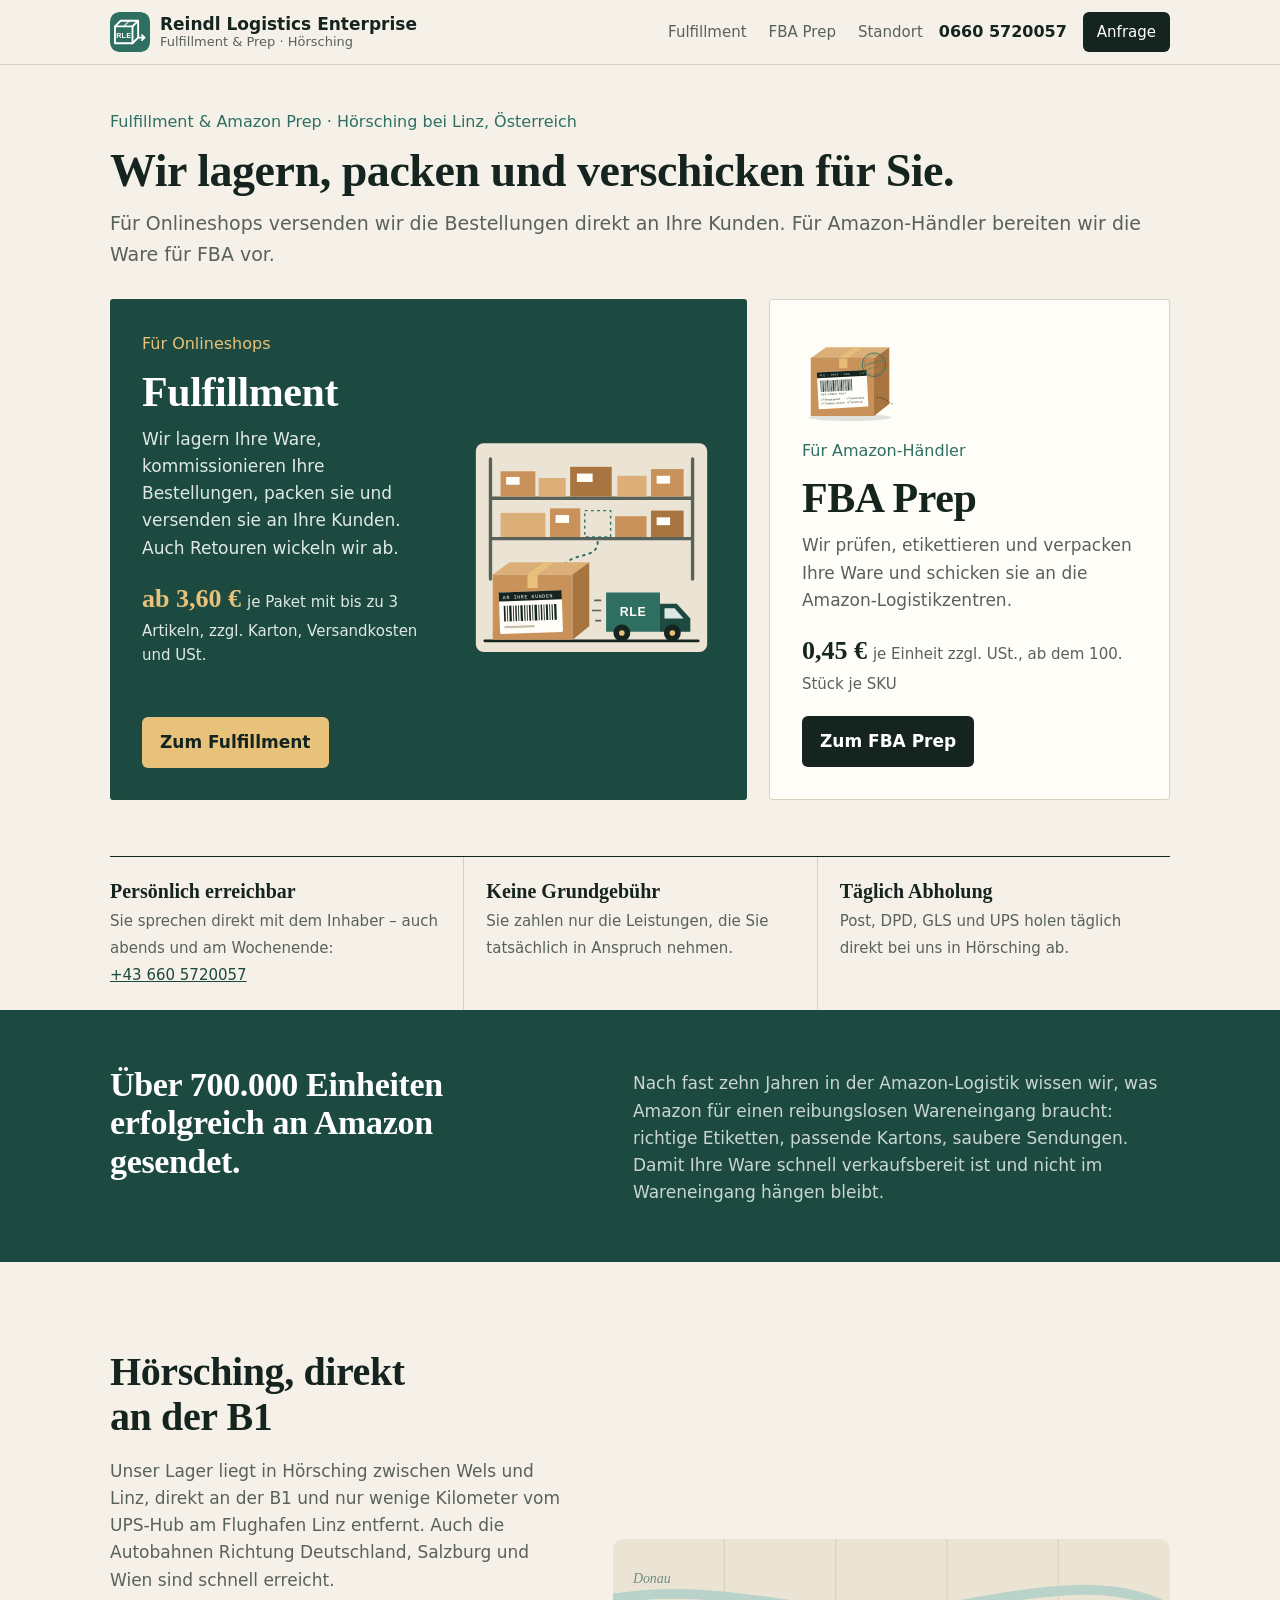
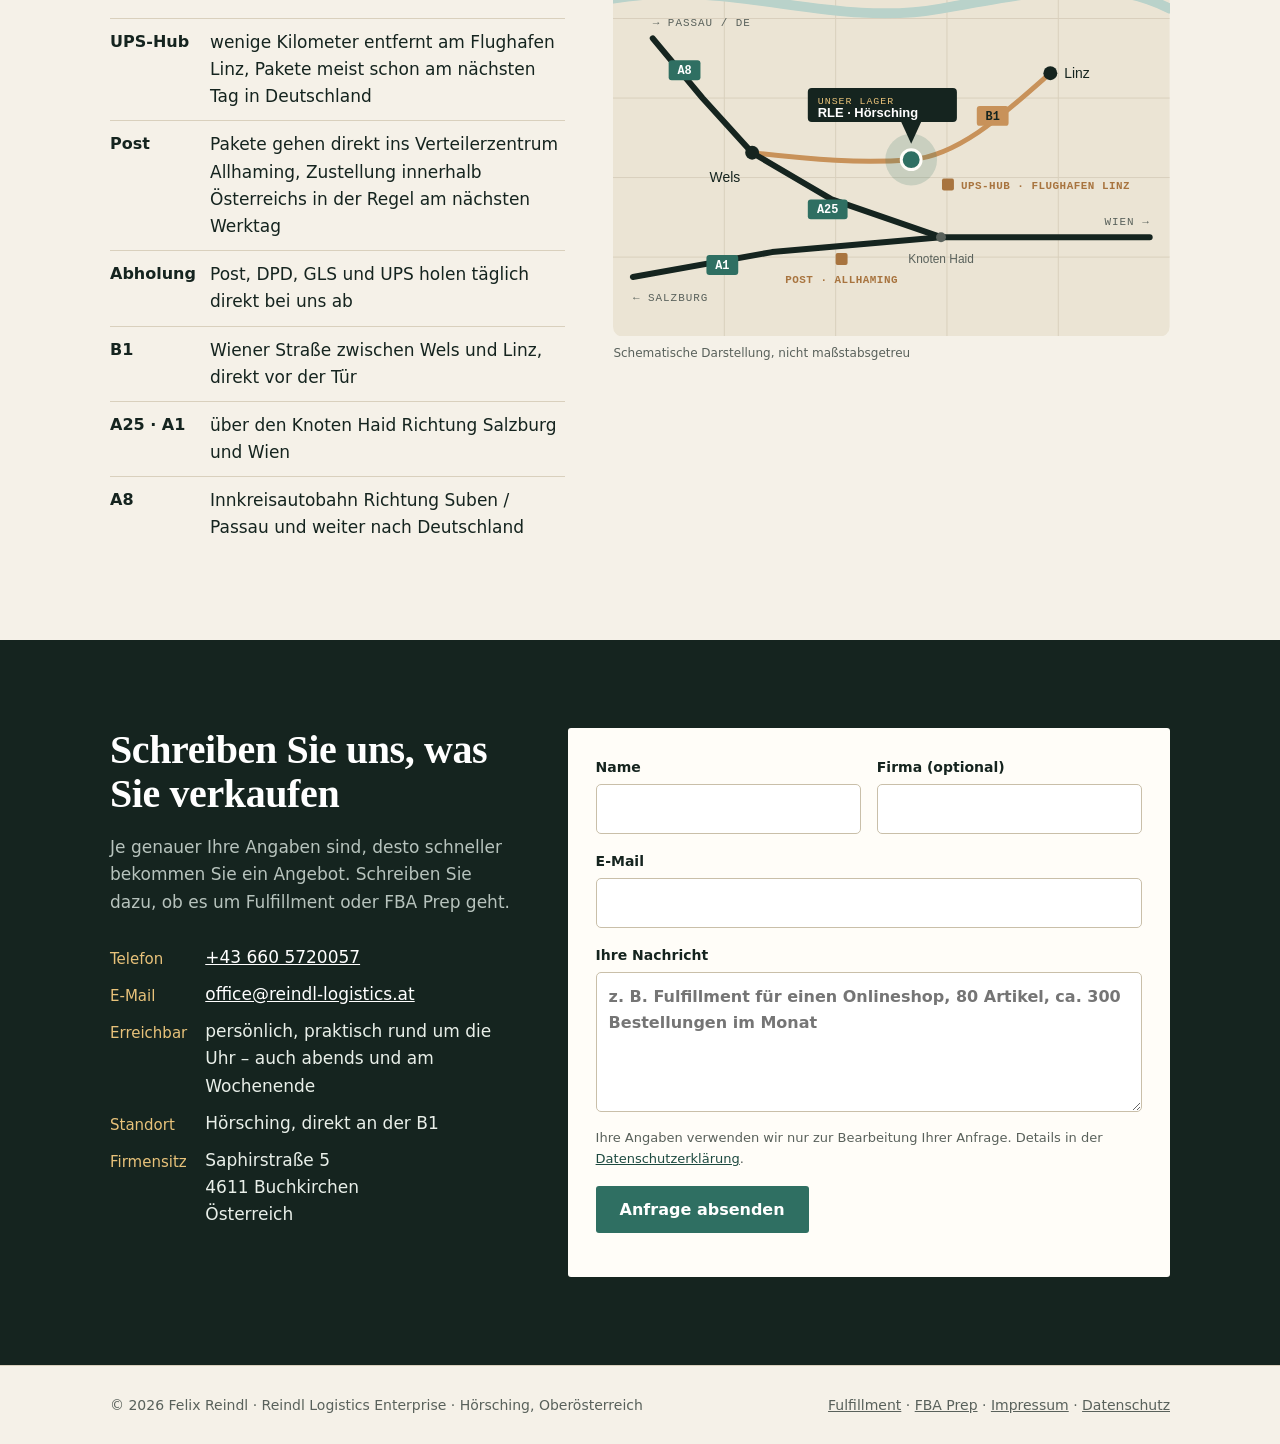
<file: index.html>
<!DOCTYPE html>
<html lang="de-AT">
<head>
<meta charset="utf-8">
<meta name="viewport" content="width=device-width, initial-scale=1">
<link rel="icon" type="image/svg+xml" href="/logo.svg">
<title>Fulfillment &amp; Amazon FBA Prep in Österreich | Reindl Logistics, Hörsching bei Linz</title>
<meta name="description" content="Fulfillment für Onlineshops und Amazon FBA Prep aus Hörsching bei Linz: Lagerung, Versand an Ihre Kunden und Vorbereitung für Amazon. Keine Grundgebühr, tägliche Abholung durch Post, DPD, GLS und UPS.">
<link rel="canonical" href="https://reindl-logistics.at/">
<meta property="og:title" content="Reindl Logistics Enterprise – Fulfillment &amp; Amazon FBA Prep">
<meta property="og:description" content="Fulfillment für Onlineshops und Amazon FBA Prep aus Hörsching bei Linz: Lagerung, Versand an Ihre Kunden und Vorbereitung für Amazon. Keine Grundgebühr, tägliche Abholung durch Post, DPD, GLS und UPS.">
<meta property="og:type" content="website">
<meta property="og:url" content="https://reindl-logistics.at/">
<meta property="og:locale" content="de_AT">
<script type="application/ld+json">
{
  "@context": "https://schema.org",
  "@type": "LocalBusiness",
  "@id": "https://reindl-logistics.at/#business",
  "name": "Reindl Logistics Enterprise",
  "alternateName": "RLE Prep Center",
  "description": "E-Commerce-Fulfillment und Amazon FBA Prep in Hörsching bei Linz, Oberösterreich.",
  "url": "https://reindl-logistics.at/",
  "logo": "https://reindl-logistics.at/logo.svg",
  "telephone": "+43 660 5720057",
  "email": "office@reindl-logistics.at",
  "priceRange": "Fulfillment ab 3,60 € je Paket",
  "founder": {"@type": "Person", "name": "Felix Reindl"},
  "address": {
    "@type": "PostalAddress",
    "addressLocality": "Hörsching",
    "postalCode": "4063",
    "addressRegion": "Oberösterreich",
    "addressCountry": "AT"
  },
  "areaServed": [{"@type": "Country", "name": "Österreich"}, {"@type": "Country", "name": "Deutschland"}],
  "knowsAbout": ["E-Commerce-Fulfillment", "FBM-Fulfillment", "Retourenabwicklung", "Amazon FBA Prep", "FNSKU-Etikettierung"]
}
</script>
<link rel="stylesheet" href="/styles.css">
</head>
<body id="top">

<header>
  <div class="wrap">
    <a class="logo" href="/"><img src="/logo.svg" alt="" width="40" height="40"><span><b>Reindl Logistics Enterprise</b><small>Fulfillment &amp; Prep · Hörsching</small></span></a>
    <nav aria-label="Hauptnavigation">
      <a href="/fulfillment/">Fulfillment</a>
      <a href="/fba-prep/">FBA Prep</a>
      <a href="/#standort">Standort</a>
    </nav>
    <a class="head-tel" href="tel:+436605720057" aria-label="Anrufen: +43 660 5720057">0660 5720057</a>
    <a class="nav-cta" href="#kontakt">Anfrage</a>
  </div>
</header>

<main>
  <section class="hero home" style="padding-bottom:0">
    <div class="wrap">
      <p class="kicker mono">Fulfillment &amp; Amazon Prep · Hörsching bei Linz, Österreich</p>
      <h1>Wir lagern, packen und verschicken für Sie.</h1>
      <p class="lead" style="margin:0">Für Onlineshops versenden wir die Bestellungen direkt an Ihre Kunden. Für Amazon-Händler bereiten wir die Ware für FBA vor.</p>

      <div class="choose">
        <article class="pick pick-main">
          <div>
            <p class="mono">Für Onlineshops</p>
            <h2>Fulfillment</h2>
            <p>Wir lagern Ihre Ware, kommissionieren Ihre Bestellungen, packen sie und versenden sie an Ihre Kunden. Auch Retouren wickeln wir ab.</p>
            <p class="price"><strong>ab 3,60&nbsp;€</strong>je Paket mit bis zu 3 Artikeln, zzgl. Karton, Versandkosten und USt.</p>
            <a class="go" href="/fulfillment/">Zum Fulfillment</a>
          </div>
          <svg viewBox="0 0 440 420" aria-hidden="true">
  <rect x="14" y="20" width="412" height="372" rx="14" fill="#ebe4d4"/>
  <!-- Regal -->
  <g fill="none" stroke="#59615b" stroke-width="6" stroke-linecap="round"><path d="M40 48 V262 M400 48 V262 M40 118 H400 M40 190 H400"/></g>
  <g>
    <rect x="58" y="70" width="62" height="45" fill="#c8925a"/><rect x="126" y="82" width="48" height="33" fill="#dcae78"/><rect x="182" y="62" width="74" height="53" fill="#a8743f"/><rect x="266" y="78" width="52" height="37" fill="#dcae78"/><rect x="326" y="66" width="58" height="49" fill="#c8925a"/>
    <rect x="58" y="144" width="80" height="43" fill="#dcae78"/><rect x="146" y="136" width="54" height="51" fill="#c8925a"/><rect x="326" y="140" width="58" height="47" fill="#a8743f"/><rect x="262" y="150" width="56" height="37" fill="#c8925a"/>
    <!-- Lücke im Fach: hier wurde kommissioniert -->
    <rect x="208" y="140" width="46" height="47" fill="none" stroke="#2f6f62" stroke-width="2.5" stroke-dasharray="5 6"/>
    <g fill="#fffdf8"><rect x="68" y="80" width="24" height="14"/><rect x="194" y="74" width="28" height="15"/><rect x="336" y="78" width="24" height="14"/><rect x="156" y="148" width="24" height="14"/><rect x="336" y="152" width="24" height="14"/></g>
  </g>
  <path d="M231 196 C231 226 190 214 172 236" fill="none" stroke="#2f6f62" stroke-width="3.5" stroke-dasharray="3 9" stroke-linecap="round"/>
  <!-- Boden -->
  <path d="M30 372 H410" stroke="#15241f" stroke-width="5" stroke-linecap="round"/>
  <!-- Paket -->
  <path d="M44 254 L74 232 L216 232 L186 254 Z" fill="#dcae78"/><path d="M186 254 L216 232 L216 346 L186 370 Z" fill="#a8743f"/>
  <rect x="44" y="254" width="142" height="116" fill="#c8925a"/><rect x="106" y="254" width="18" height="24" fill="#e8c27a"/><path d="M106 254 L136 232 L154 232 L124 254 Z" fill="#e8c27a"/>
  <g transform="rotate(-2 112 322)"><rect x="56" y="284" width="112" height="74" rx="3" fill="#fffdf8"/><rect x="56" y="284" width="112" height="16" fill="#15241f"/>
  <text x="63" y="296" fill="#fffdf8" font-family="Consolas, monospace" font-size="9" letter-spacing="1">AN IHRE KUNDEN</text>
  <g fill="#15241f"><rect x="64.0" y="308" width="3" height="28"/><rect x="69.6" y="308" width="1.5" height="28"/><rect x="73.7" y="308" width="4" height="28"/><rect x="80.3" y="308" width="1.5" height="28"/><rect x="84.4" y="308" width="2.5" height="28"/><rect x="89.5" y="308" width="1.5" height="28"/><rect x="93.6" y="308" width="4" height="28"/><rect x="100.2" y="308" width="2" height="28"/><rect x="104.8" y="308" width="1.5" height="28"/><rect x="108.9" y="308" width="3" height="28"/><rect x="114.5" y="308" width="1.5" height="28"/><rect x="118.6" y="308" width="4.5" height="28"/><rect x="125.7" y="308" width="1.5" height="28"/><rect x="129.8" y="308" width="2.5" height="28"/><rect x="134.9" y="308" width="1.5" height="28"/><rect x="139.0" y="308" width="3.5" height="28"/><rect x="145.1" y="308" width="1.5" height="28"/><rect x="149.2" y="308" width="2" height="28"/><rect x="153.8" y="308" width="4" height="28"/></g>
  <path d="M64 346 H118" stroke="#c9bfa9" stroke-width="4"/></g>
  <!-- Lieferwagen -->
  <path d="M246 286 H342 V356 H246 Z" fill="#2f6f62"/><path d="M342 306 H372 L396 332 V356 H342 Z" fill="#1d4a40"/><path d="M350 314 H368 L384 332 H350 Z" fill="#dbe8e3"/>
  <text x="294" y="328" text-anchor="middle" fill="#fffdf8" font-family="Segoe UI, Arial, sans-serif" font-size="22" font-weight="800" letter-spacing="1">RLE</text>
  <g fill="#15241f"><circle cx="274" cy="358" r="15"/><circle cx="364" cy="358" r="15"/></g><g fill="#e8c27a"><circle cx="274" cy="358" r="5"/><circle cx="364" cy="358" r="5"/></g>
  <path d="M226 300 H236 M222 318 H236 M228 336 H236" stroke="#59615b" stroke-width="3" stroke-linecap="round"/>
</svg>
        </article>
        <article class="pick pick-side">
          <svg viewBox="0 0 440 420" aria-hidden="true">
            <!-- Schatten -->
            <ellipse cx="220" cy="392" rx="190" ry="16" fill="#15241f" opacity=".12"/>
            <!-- Karton: Deckel, Seite, Front -->
            <path d="M40 120 L110 70 L400 70 L330 120 Z" fill="#dcae78"/>
            <path d="M330 120 L400 70 L400 330 L330 385 Z" fill="#a8743f"/>
            <rect x="40" y="120" width="290" height="265" fill="#c8925a"/>
            <!-- Klebeband -->
            <path d="M170 120 L240 70 L278 70 L208 120 Z" fill="#e8c27a" opacity=".9"/>
            <rect x="170" y="120" width="38" height="46" fill="#e8c27a" opacity=".9"/>
            <!-- Kartonfalz-Linien -->
            <path d="M40 120 L330 120" stroke="#a8743f" stroke-width="2"/>
            <!-- Etikett -->
            <g transform="rotate(-3 185 260)">
              <rect x="72" y="180" width="228" height="168" rx="4" fill="#fffdf8"/>
              <rect x="72" y="180" width="228" height="26" fill="#15241f"/>
              <text x="84" y="198" fill="#fffdf8" font-family="Consolas, monospace" font-size="12" letter-spacing="1.5">RLE · PREP · FBA</text>
              <text x="288" y="198" fill="#e8c27a" font-family="Consolas, monospace" font-size="12" text-anchor="end">1/4</text>
              <!-- Barcode -->
              <g fill="#15241f">
                <rect x="86" y="218" width="3" height="52"/><rect x="92" y="218" width="1.5" height="52"/><rect x="96" y="218" width="4" height="52"/>
                <rect x="103" y="218" width="1.5" height="52"/><rect x="107" y="218" width="2.5" height="52"/><rect x="113" y="218" width="1.5" height="52"/>
                <rect x="117" y="218" width="4" height="52"/><rect x="124" y="218" width="2" height="52"/><rect x="129" y="218" width="1.5" height="52"/>
                <rect x="133" y="218" width="3" height="52"/><rect x="139" y="218" width="1.5" height="52"/><rect x="143" y="218" width="4.5" height="52"/>
                <rect x="150" y="218" width="1.5" height="52"/><rect x="154" y="218" width="2.5" height="52"/><rect x="160" y="218" width="1.5" height="52"/>
                <rect x="164" y="218" width="3.5" height="52"/><rect x="171" y="218" width="1.5" height="52"/><rect x="175" y="218" width="2" height="52"/>
                <rect x="180" y="218" width="4" height="52"/><rect x="187" y="218" width="1.5" height="52"/><rect x="191" y="218" width="2.5" height="52"/>
                <rect x="197" y="218" width="1.5" height="52"/><rect x="201" y="218" width="3" height="52"/><rect x="207" y="218" width="1.5" height="52"/>
                <rect x="211" y="218" width="4" height="52"/><rect x="218" y="218" width="2" height="52"/><rect x="223" y="218" width="1.5" height="52"/>
                <rect x="227" y="218" width="3" height="52"/>
              </g>
              <text x="86" y="286" fill="#15241f" font-family="Consolas, monospace" font-size="12" letter-spacing="1">X00·FNSKU·0417</text>
              <!-- Checkliste -->
              <g font-family="Segoe UI, Arial, sans-serif" font-size="11" fill="#15241f">
                <g stroke="#2f6f62" stroke-width="2.2" fill="none" stroke-linecap="round" stroke-linejoin="round">
                  <path d="M86 305 l4 4 l8 -9"/><path d="M86 323 l4 4 l8 -9"/><path d="M204 305 l4 4 l8 -9"/><path d="M204 323 l4 4 l8 -9"/>
                </g>
                <text x="102" y="310">Menge geprüft</text>
                <text x="102" y="328">Polybag + Hinweis</text>
                <text x="220" y="310">Etikett lesbar</text>
                <text x="220" y="328">Gewicht ok</text>
              </g>
            </g>
            <!-- Stempel "geprüft" -->
            <g transform="rotate(-14 330 150)" opacity=".92">
              <circle cx="330" cy="150" r="54" fill="none" stroke="#2f6f62" stroke-width="4"/>
              <circle cx="330" cy="150" r="45" fill="none" stroke="#2f6f62" stroke-width="1.5"/>
              <text x="330" y="146" text-anchor="middle" fill="#2f6f62" font-family="Georgia, serif" font-size="15" font-weight="700" letter-spacing="1">GEPRÜFT</text>
              <text x="330" y="166" text-anchor="middle" fill="#2f6f62" font-family="Consolas, monospace" font-size="10" letter-spacing="2">HÖRSCHING</text>
            </g>
            <!-- Route aus dem Karton -->
            <path d="M345 300 C385 300 400 330 420 330" fill="none" stroke="#15241f" stroke-width="3" stroke-dasharray="3 9" stroke-linecap="round"/>
          </svg>
          <p class="mono">Für Amazon-Händler</p>
          <h2>FBA Prep</h2>
          <p>Wir prüfen, etikettieren und verpacken Ihre Ware und schicken sie an die Amazon-Logistikzentren.</p>
          <p class="price"><strong>0,45&nbsp;€</strong>je Einheit zzgl. USt., ab dem 100. Stück je SKU</p>
          <a class="go" href="/fba-prep/">Zum FBA Prep</a>
        </article>
      </div>

      <div class="facts">
        <div><strong>Persönlich erreichbar</strong><span>Sie sprechen direkt mit dem Inhaber – auch abends und am Wochenende: <a href="tel:+436605720057">+43 660 5720057</a></span></div>
        <div><strong>Keine Grundgebühr</strong><span>Sie zahlen nur die Leistungen, die Sie tatsächlich in Anspruch nehmen.</span></div>
        <div><strong>Täglich Abholung</strong><span>Post, DPD, GLS und UPS holen täglich direkt bei uns in Hörsching ab.</span></div>
      </div>
    </div>
  </section>

  <!-- ERFAHRUNG -->
  <section class="proof" aria-labelledby="erfahrung-titel">
    <div class="wrap proof-grid">
      <div>
        <h2 id="erfahrung-titel">Über 700.000 Einheiten erfolgreich an Amazon gesendet.</h2>
        <p class="txt">Nach fast zehn Jahren in der Amazon-Logistik wissen wir, was Amazon für einen reibungslosen Wareneingang braucht: richtige Etiketten, passende Kartons, saubere Sendungen. Damit Ihre Ware schnell verkaufsbereit ist und nicht im Wareneingang hängen bleibt.</p>
      </div>
    </div>
  </section>

  <!-- STANDORT -->
  <section id="standort">
    <div class="wrap">
      <div class="loc-grid">
        <div>
          <div class="sec-head" style="grid-template-columns:1fr;gap:10px;margin-bottom:0">
            <h2>Hörsching, direkt an&nbsp;der&nbsp;B1</h2>
          </div>
          <p style="color:var(--muted);margin:18px 0 0">Unser Lager liegt in Hörsching zwischen Wels und Linz, direkt an der B1 und nur wenige Kilometer vom UPS-Hub am Flughafen Linz entfernt. Auch die Autobahnen Richtung Deutschland, Salzburg und Wien sind schnell erreicht.</p>
          <ul class="loc-list">
            <li><span class="mono">UPS-Hub</span><span>wenige Kilometer entfernt am Flughafen Linz, Pakete meist schon am nächsten Tag in Deutschland</span></li>
            <li><span class="mono">Post</span><span>Pakete gehen direkt ins Verteilerzentrum Allhaming, Zustellung innerhalb Österreichs in der Regel am nächsten Werktag</span></li>
            <li><span class="mono">Abholung</span><span>Post, DPD, GLS und UPS holen täglich direkt bei uns ab</span></li>
            <li><span class="mono">B1</span><span>Wiener Straße zwischen Wels und Linz, direkt vor der Tür</span></li>
            <li><span class="mono">A25 · A1</span><span>über den Knoten Haid Richtung Salzburg und Wien</span></li>
            <li><span class="mono">A8</span><span>Innkreisautobahn Richtung Suben / Passau und weiter nach Deutschland</span></li>
          </ul>
        </div>
        <figure>
          <svg viewBox="0 0 560 400" role="img" aria-label="Schematische Karte: Standort in Hörsching an der B1 zwischen Wels und Linz, mit den Autobahnen A1, A8 und A25">
            <rect width="560" height="400" rx="10" fill="#ebe4d4"/>
            <g stroke="#d9d0bd" stroke-width="1">
              <path d="M0 80 H560 M0 160 H560 M0 240 H560 M0 320 H560 M112 0 V400 M224 0 V400 M336 0 V400 M448 0 V400"/>
            </g>
            <!-- Donau angedeutet -->
            <path d="M0 60 C120 40 220 90 330 70 S500 40 560 70" fill="none" stroke="#b9d2ca" stroke-width="10" stroke-linecap="round"/>
            <text x="20" y="44" fill="#6f8f86" font-family="Georgia, serif" font-style="italic" font-size="14">Donau</text>
            <!-- B1 -->
            <path d="M140 215 C200 222 250 226 300 222 S400 170 440 135" fill="none" stroke="#c8925a" stroke-width="5" stroke-linecap="round"/>
            <!-- Autobahnen -->
            <g fill="none" stroke="#15241f" stroke-width="6" stroke-linecap="round" stroke-linejoin="round">
              <path d="M140 215 L90 160 L40 100"/>
              <path d="M20 340 L160 315 L330 300 L540 300"/>
              <path d="M140 215 L220 262 L330 300"/>
            </g>
            <!-- Schilder -->
            <g font-family="Consolas, monospace" font-size="12" font-weight="700">
              <rect x="56" y="122" width="32" height="20" rx="3" fill="#2f6f62"/><text x="72" y="136" text-anchor="middle" fill="#fff">A8</text>
              <rect x="94" y="318" width="32" height="20" rx="3" fill="#2f6f62"/><text x="110" y="332" text-anchor="middle" fill="#fff">A1</text>
              <rect x="196" y="262" width="40" height="20" rx="3" fill="#2f6f62"/><text x="216" y="276" text-anchor="middle" fill="#fff">A25</text>
              <rect x="366" y="168" width="32" height="20" rx="3" fill="#c8925a"/><text x="382" y="182" text-anchor="middle" fill="#15241f">B1</text>
            </g>
            <!-- Richtungen -->
            <g font-family="Consolas, monospace" font-size="11" fill="#59615b" letter-spacing="1">
              <text x="40" y="88">→ PASSAU / DE</text>
              <text x="20" y="364">← SALZBURG</text>
              <text x="540" y="288" text-anchor="end">WIEN →</text>
            </g>
            <!-- Orte -->
            <g font-family="Segoe UI, Arial, sans-serif" font-size="14" fill="#15241f">
              <circle cx="140" cy="215" r="7"/><text x="128" y="244" text-anchor="end">Wels</text>
              <circle cx="440" cy="135" r="7"/><text x="454" y="140">Linz</text>
              <circle cx="330" cy="300" r="5" fill="#59615b"/><text x="330" y="326" text-anchor="middle" font-size="12" fill="#59615b">Knoten Haid</text>
            </g>
            <!-- Post-Verteilerzentrum Allhaming -->
            <rect x="224" y="316" width="12" height="12" rx="2" fill="#a8743f"/>
            <text x="230" y="346" fill="#a8743f" font-family="Consolas, monospace" font-size="11" font-weight="700" letter-spacing=".5" text-anchor="middle">POST · ALLHAMING</text>
            <!-- UPS-Hub Flughafen Linz -->
            <rect x="331" y="241" width="12" height="12" rx="2" fill="#a8743f"/>
            <text x="350" y="252" fill="#a8743f" font-family="Consolas, monospace" font-size="11" font-weight="700" letter-spacing=".5">UPS-HUB · FLUGHAFEN LINZ</text>
            <!-- Standort Hörsching -->
            <circle cx="300" cy="222" r="26" fill="#2f6f62" opacity=".18"/>
            <circle cx="300" cy="222" r="10" fill="#2f6f62" stroke="#fffdf8" stroke-width="3"/>
            <rect x="196" y="150" width="150" height="34" rx="4" fill="#15241f"/>
            <path d="M290 184 L300 206 L310 184 Z" fill="#15241f"/>
            <text x="206" y="166" fill="#e8c27a" font-family="Consolas, monospace" font-size="10" letter-spacing="1">UNSER LAGER</text>
            <text x="206" y="179" fill="#fff" font-family="Segoe UI, Arial, sans-serif" font-size="13" font-weight="700">RLE · Hörsching</text>
          </svg>
          <figcaption>Schematische Darstellung, nicht maßstabsgetreu</figcaption>
        </figure>
      </div>
    </div>
  </section>

  <!-- KONTAKT -->
  <section id="kontakt" class="dark">
    <div class="wrap">
      <div class="contact-grid">
        <div class="contact-info">
          <h2 style="margin-bottom:16px">Schreiben Sie uns, was Sie verkaufen</h2>
          <p>Je genauer Ihre Angaben sind, desto schneller bekommen Sie ein Angebot. Schreiben Sie dazu, ob es um Fulfillment oder FBA Prep geht.</p>
          <dl>
            <dt>Telefon</dt><dd><a href="tel:+436605720057">+43 660 5720057</a></dd>
            <dt>E-Mail</dt><dd><a href="mailto:office@reindl-logistics.at">office@reindl-logistics.at</a></dd>
            <dt>Erreichbar</dt><dd>persönlich, praktisch rund um die Uhr – auch abends und am Wochenende</dd>
            <dt>Standort</dt><dd>Hörsching, direkt an der B1</dd>
            <dt>Firmensitz</dt><dd>Saphirstraße 5<br>4611 Buchkirchen<br>Österreich</dd>
          </dl>
        </div>

        <form id="anfrage" action="https://api.web3forms.com/submit" method="POST">
          <input type="hidden" name="access_key" value="b62ca2ee-2f0b-445c-8c80-475ef32da3dd">
          <input type="hidden" name="subject" value="Neue Anfrage über reindl-logistics.at">
          <input type="hidden" name="from_name" value="Website reindl-logistics.at">
          <input type="checkbox" name="botcheck" class="hp" tabindex="-1" autocomplete="off" aria-hidden="true">
          <div class="row2">
            <label>Name<input name="name" required autocomplete="name"></label>
            <label>Firma (optional)<input name="company" autocomplete="organization"></label>
          </div>
          <label>E-Mail<input type="email" name="email" required autocomplete="email"></label>
          <label>Ihre Nachricht<textarea name="message" required placeholder="z. B. Fulfillment für einen Onlineshop, 80 Artikel, ca. 300 Bestellungen im Monat"></textarea></label>
          <p class="small">Ihre Angaben verwenden wir nur zur Bearbeitung Ihrer Anfrage. Details in der <a href="/datenschutz/">Datenschutzerklärung</a>.</p>
          <div><button class="btn" type="submit">Anfrage absenden</button></div>
          <p class="form-status" id="form-status" role="status" aria-live="polite"></p>
        </form>
      </div>
    </div>
  </section>
</main>

<footer>
  <div class="wrap">
    <span>© <span id="y">2026</span> Felix Reindl · Reindl Logistics Enterprise · Hörsching, Oberösterreich</span>
    <span><a href="/fulfillment/">Fulfillment</a> · <a href="/fba-prep/">FBA Prep</a> · <a href="/impressum/">Impressum</a> · <a href="/datenschutz/">Datenschutz</a></span>
  </div>
</footer>

<script src="/site.js"></script>
</body>
</html>
</file>
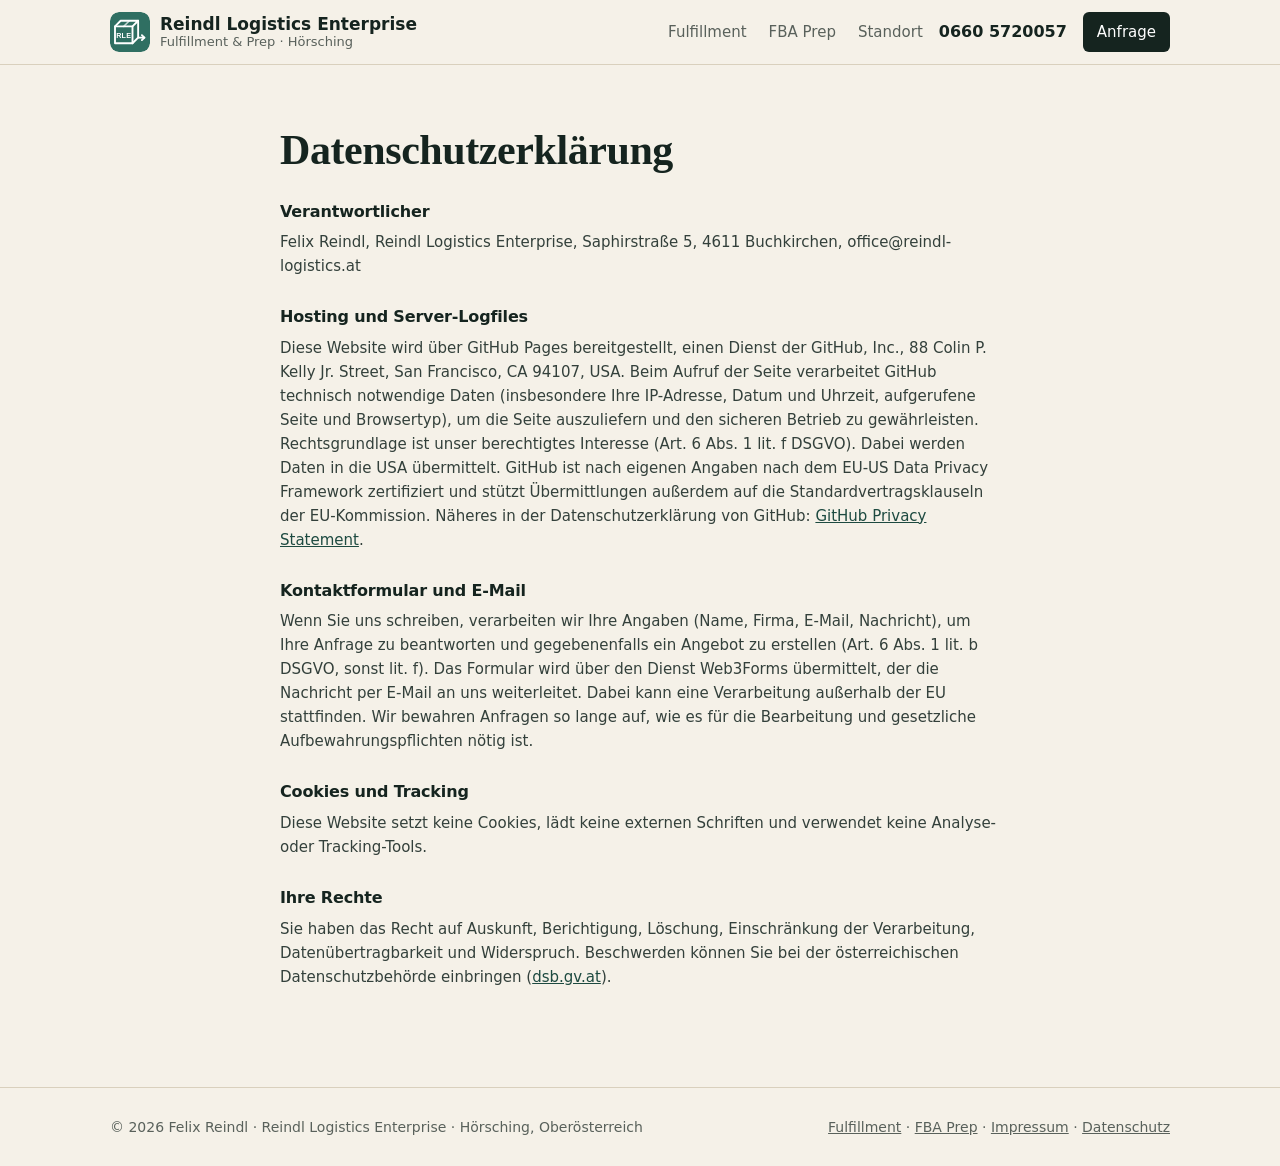
<file: datenschutz/index.html>
<!DOCTYPE html>
<html lang="de-AT">
<head>
<meta charset="utf-8">
<meta name="viewport" content="width=device-width, initial-scale=1">
<link rel="icon" type="image/svg+xml" href="/logo.svg">
<title>Datenschutzerklärung | Reindl Logistics</title>
<meta name="description" content="Datenschutzerklärung von Reindl Logistics Enterprise.">
<link rel="canonical" href="https://reindl-logistics.at/datenschutz/">
<meta property="og:title" content="Datenschutzerklärung | Reindl Logistics">
<meta property="og:description" content="Datenschutzerklärung von Reindl Logistics Enterprise.">
<meta property="og:type" content="website">
<meta property="og:url" content="https://reindl-logistics.at/datenschutz/">
<meta property="og:locale" content="de_AT">
<link rel="stylesheet" href="/styles.css">
</head>
<body id="top">

<header>
  <div class="wrap">
    <a class="logo" href="/"><img src="/logo.svg" alt="" width="40" height="40"><span><b>Reindl Logistics Enterprise</b><small>Fulfillment &amp; Prep · Hörsching</small></span></a>
    <nav aria-label="Hauptnavigation">
      <a href="/fulfillment/">Fulfillment</a>
      <a href="/fba-prep/">FBA Prep</a>
      <a href="/#standort">Standort</a>
    </nav>
    <a class="head-tel" href="tel:+436605720057" aria-label="Anrufen: +43 660 5720057">0660 5720057</a>
    <a class="nav-cta" href="/#kontakt">Anfrage</a>
  </div>
</header>

<main>
  <section class="legal page-legal">
    <div class="wrap">
        <h1>Datenschutzerklärung</h1>
        <h3>Verantwortlicher</h3>
        <p>Felix Reindl, Reindl Logistics Enterprise, Saphirstraße 5, 4611 Buchkirchen, office@reindl-logistics.at</p>
        <h3>Hosting und Server-Logfiles</h3>
        <p>Diese Website wird über GitHub Pages bereitgestellt, einen Dienst der GitHub, Inc., 88 Colin P. Kelly Jr. Street, San Francisco, CA 94107, USA. Beim Aufruf der Seite verarbeitet GitHub technisch notwendige Daten (insbesondere Ihre IP-Adresse, Datum und Uhrzeit, aufgerufene Seite und Browsertyp), um die Seite auszuliefern und den sicheren Betrieb zu gewährleisten. Rechtsgrundlage ist unser berechtigtes Interesse (Art. 6 Abs. 1 lit. f DSGVO). Dabei werden Daten in die USA übermittelt. GitHub ist nach eigenen Angaben nach dem EU-US Data Privacy Framework zertifiziert und stützt Übermittlungen außerdem auf die Standardvertragsklauseln der EU-Kommission. Näheres in der Datenschutzerklärung von GitHub: <a href="https://docs.github.com/de/site-policy/privacy-policies/github-general-privacy-statement" rel="noopener">GitHub Privacy Statement</a>.</p>
        <h3>Kontaktformular und E-Mail</h3>
        <p>Wenn Sie uns schreiben, verarbeiten wir Ihre Angaben (Name, Firma, E-Mail, Nachricht), um Ihre Anfrage zu beantworten und gegebenenfalls ein Angebot zu erstellen (Art. 6 Abs. 1 lit. b DSGVO, sonst lit. f). Das Formular wird über den Dienst Web3Forms übermittelt, der die Nachricht per E-Mail an uns weiterleitet. Dabei kann eine Verarbeitung außerhalb der EU stattfinden. Wir bewahren Anfragen so lange auf, wie es für die Bearbeitung und gesetzliche Aufbewahrungspflichten nötig ist.</p>
        <h3>Cookies und Tracking</h3>
        <p>Diese Website setzt keine Cookies, lädt keine externen Schriften und verwendet keine Analyse- oder Tracking-Tools.</p>
        <h3>Ihre Rechte</h3>
        <p>Sie haben das Recht auf Auskunft, Berichtigung, Löschung, Einschränkung der Verarbeitung, Datenübertragbarkeit und Widerspruch. Beschwerden können Sie bei der österreichischen Datenschutzbehörde einbringen (<a href="https://www.dsb.gv.at" rel="noopener">dsb.gv.at</a>).</p>
    </div>
  </section>
</main>

<footer>
  <div class="wrap">
    <span>© <span id="y">2026</span> Felix Reindl · Reindl Logistics Enterprise · Hörsching, Oberösterreich</span>
    <span><a href="/fulfillment/">Fulfillment</a> · <a href="/fba-prep/">FBA Prep</a> · <a href="/impressum/">Impressum</a> · <a href="/datenschutz/">Datenschutz</a></span>
  </div>
</footer>

<script src="/site.js"></script>
</body>
</html>
</file>
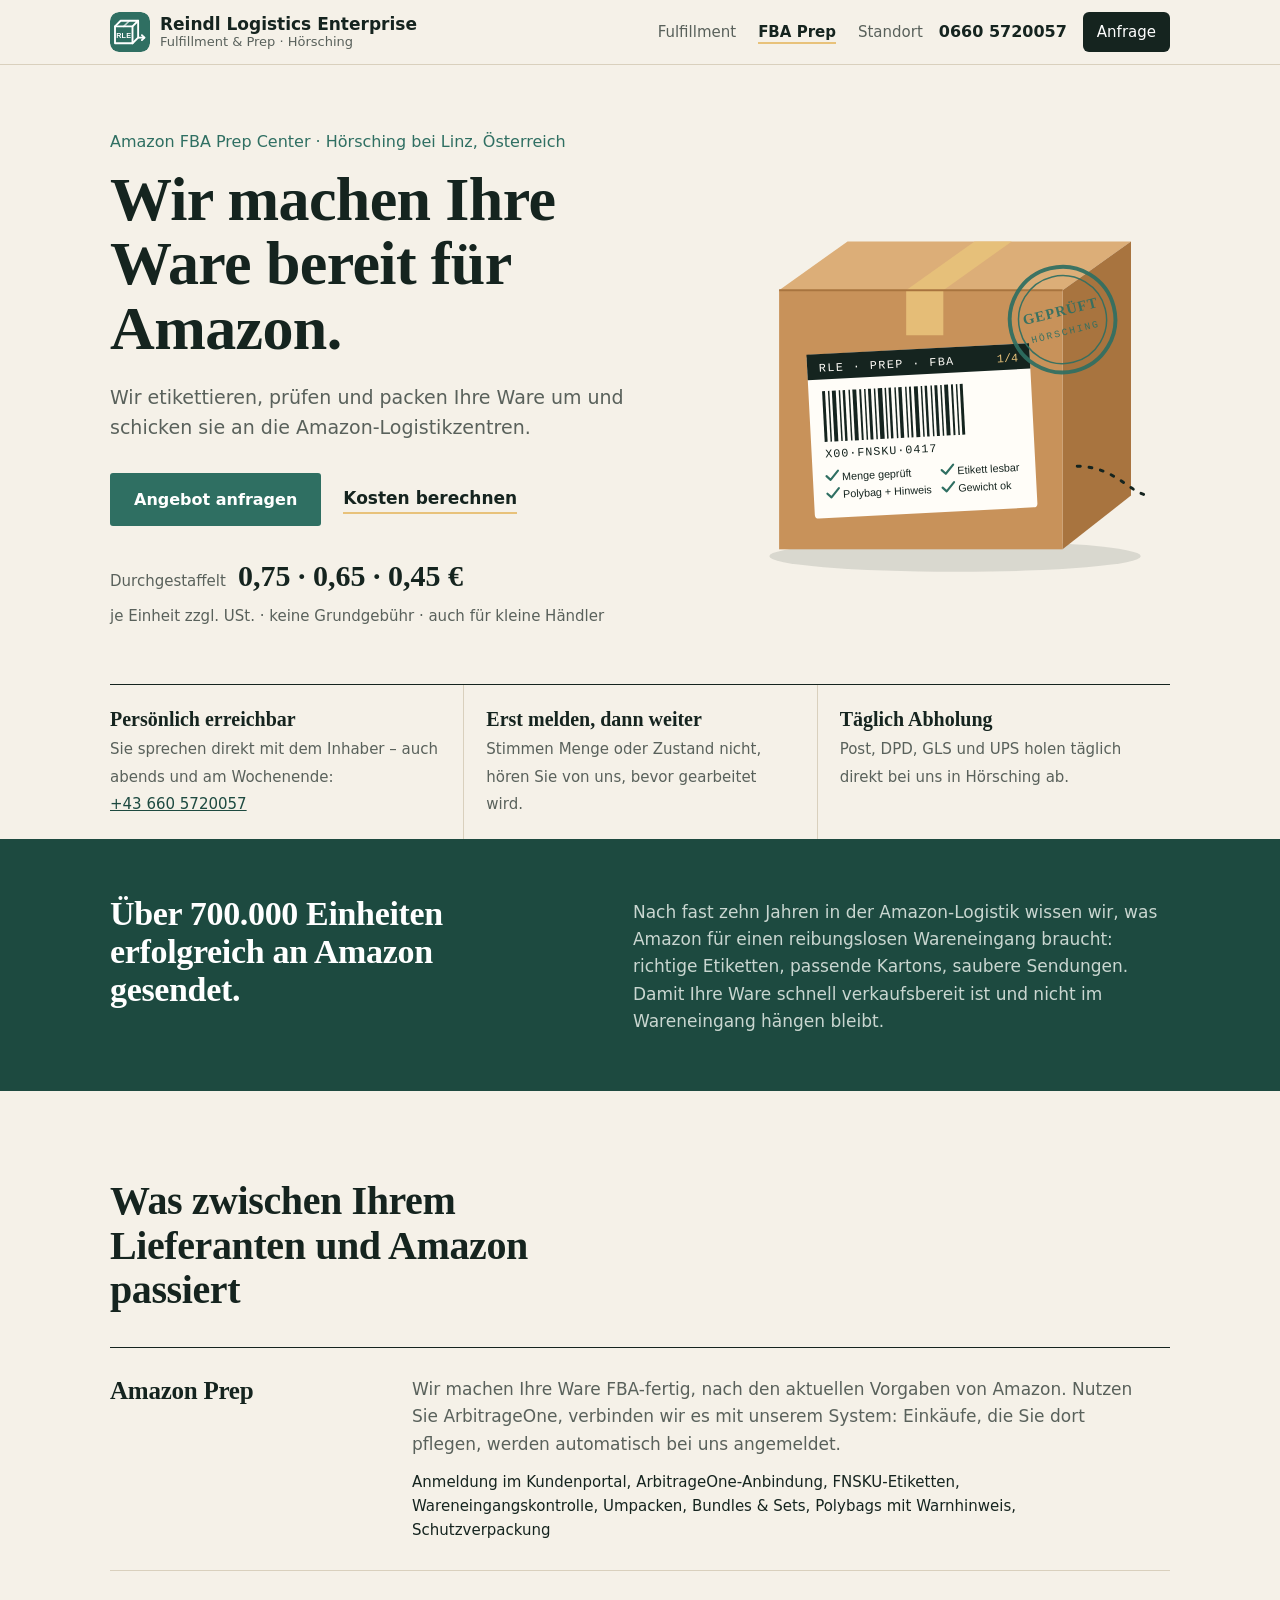
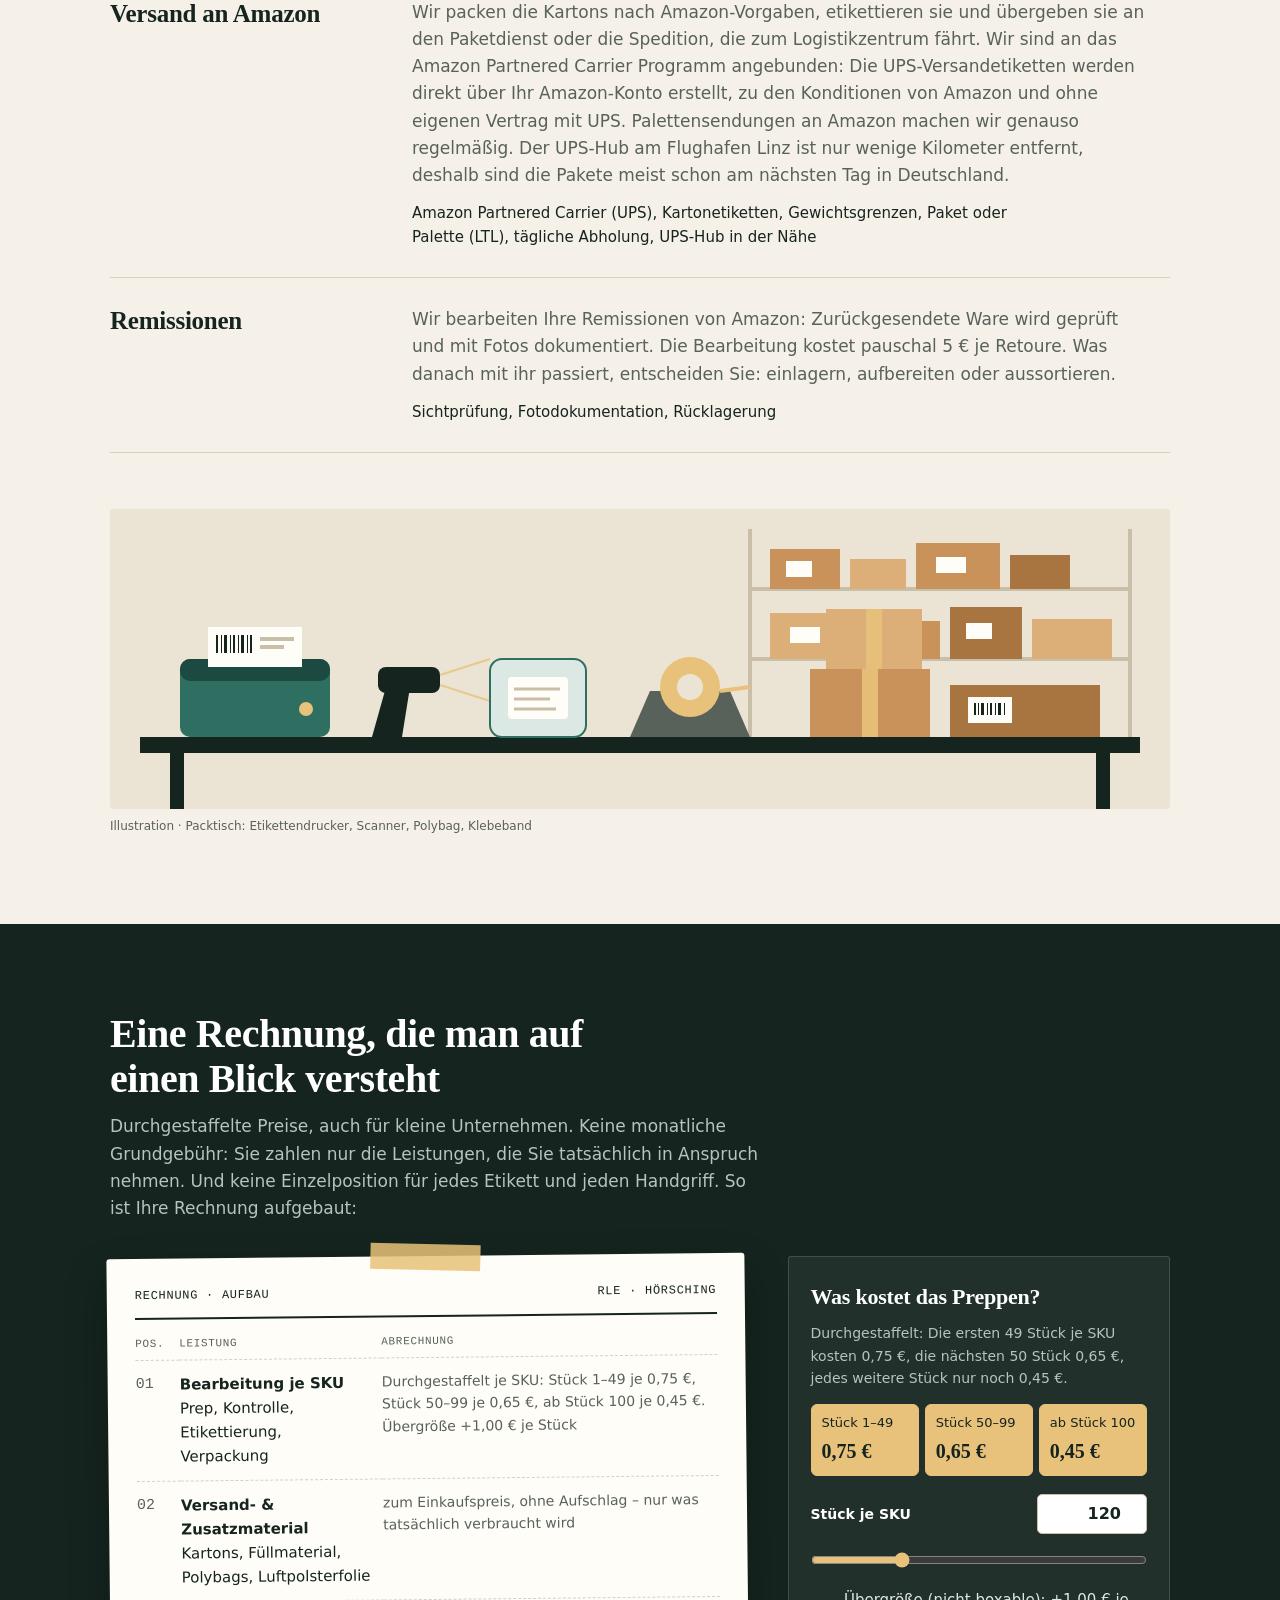
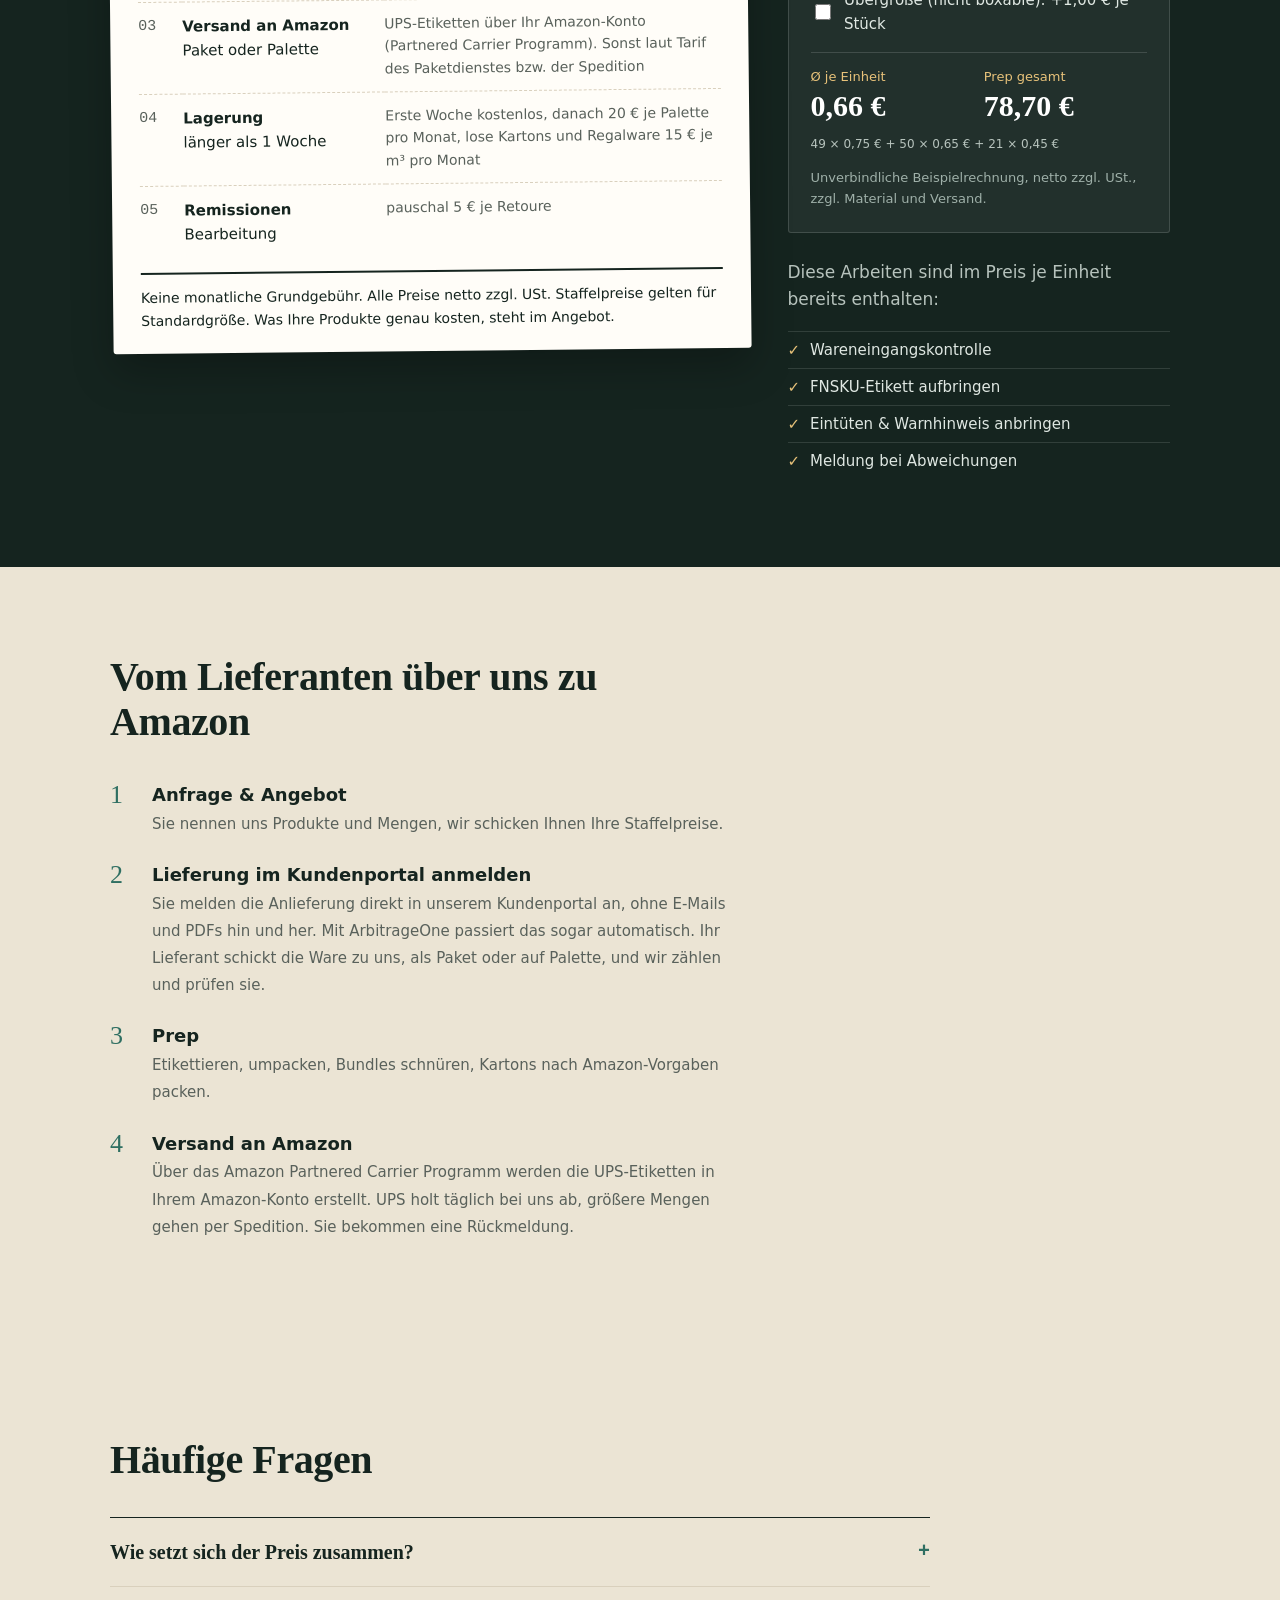
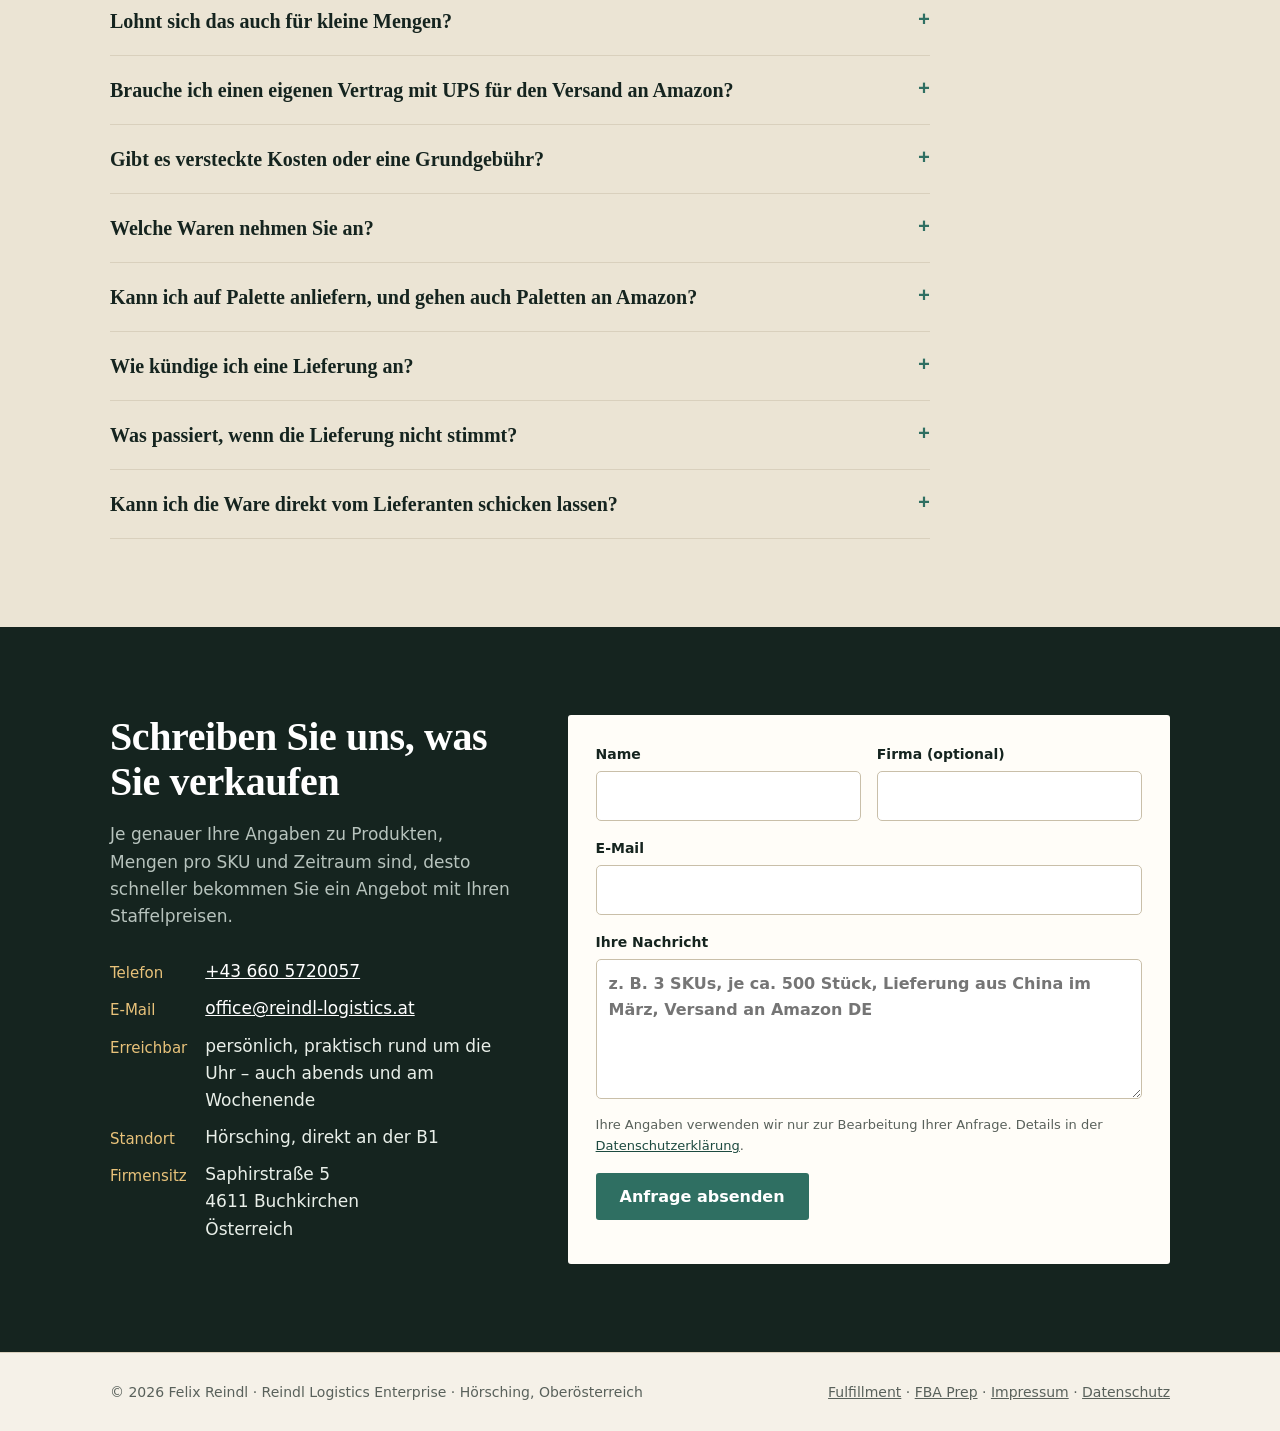
<file: fba-prep/index.html>
<!DOCTYPE html>
<html lang="de-AT">
<head>
<meta charset="utf-8">
<meta name="viewport" content="width=device-width, initial-scale=1">
<link rel="icon" type="image/svg+xml" href="/logo.svg">
<title>Amazon Prep Center Österreich – FBA Prep bei Linz | Reindl Logistics</title>
<meta name="description" content="Amazon FBA Prep Center in Hörsching bei Linz, Oberösterreich: FNSKU-Etikettierung, Kontrolle, Polybags und Versand an Amazon über UPS oder Palette. Durchgestaffelte Preise mit Online-Rechner, keine Grundgebühr.">
<link rel="canonical" href="https://reindl-logistics.at/fba-prep/">
<meta property="og:title" content="Amazon Prep Center Österreich – Reindl Logistics Enterprise">
<meta property="og:description" content="Amazon FBA Prep Center in Hörsching bei Linz, Oberösterreich: FNSKU-Etikettierung, Kontrolle, Polybags und Versand an Amazon über UPS oder Palette. Durchgestaffelte Preise mit Online-Rechner, keine Grundgebühr.">
<meta property="og:type" content="website">
<meta property="og:url" content="https://reindl-logistics.at/fba-prep/">
<meta property="og:locale" content="de_AT">
<link rel="stylesheet" href="/styles.css">
</head>
<body id="top">

<header>
  <div class="wrap">
    <a class="logo" href="/"><img src="/logo.svg" alt="" width="40" height="40"><span><b>Reindl Logistics Enterprise</b><small>Fulfillment &amp; Prep · Hörsching</small></span></a>
    <nav aria-label="Hauptnavigation">
      <a href="/fulfillment/">Fulfillment</a>
      <a href="/fba-prep/" aria-current="page">FBA Prep</a>
      <a href="/#standort">Standort</a>
    </nav>
    <a class="head-tel" href="tel:+436605720057" aria-label="Anrufen: +43 660 5720057">0660 5720057</a>
    <a class="nav-cta" href="#kontakt">Anfrage</a>
  </div>
</header>

<main>
  <section class="hero" style="padding-bottom:0">
    <div class="wrap">
      <div class="hero-grid">
        <div>
          <p class="kicker mono">Amazon FBA Prep Center · Hörsching bei Linz, Österreich</p>
          <h1>Wir machen Ihre Ware bereit für Amazon.</h1>
          <p class="lead">Wir etikettieren, prüfen und packen Ihre Ware um und schicken sie an die Amazon-Logistikzentren.</p>
          <div class="cta">
            <a class="btn" href="#kontakt">Angebot anfragen</a>
            <a class="textlink" href="#rechner">Kosten berechnen</a>
          </div>
          <p class="hero-price"><span class="mono">Durchgestaffelt</span><strong>0,75 · 0,65 · 0,45&nbsp;€</strong><span>je Einheit zzgl. USt. · keine Grundgebühr · auch für kleine Händler</span></p>
        </div>
        <figure class="hero-fig">
          <svg viewBox="0 0 440 420" role="img" aria-label="Illustration: Versandkarton mit FNSKU-Etikett, Checkliste und Stempel „geprüft“">
            <!-- Schatten -->
            <ellipse cx="220" cy="392" rx="190" ry="16" fill="#15241f" opacity=".12"/>
            <!-- Karton: Deckel, Seite, Front -->
            <path d="M40 120 L110 70 L400 70 L330 120 Z" fill="#dcae78"/>
            <path d="M330 120 L400 70 L400 330 L330 385 Z" fill="#a8743f"/>
            <rect x="40" y="120" width="290" height="265" fill="#c8925a"/>
            <!-- Klebeband -->
            <path d="M170 120 L240 70 L278 70 L208 120 Z" fill="#e8c27a" opacity=".9"/>
            <rect x="170" y="120" width="38" height="46" fill="#e8c27a" opacity=".9"/>
            <!-- Kartonfalz-Linien -->
            <path d="M40 120 L330 120" stroke="#a8743f" stroke-width="2"/>
            <!-- Etikett -->
            <g transform="rotate(-3 185 260)">
              <rect x="72" y="180" width="228" height="168" rx="4" fill="#fffdf8"/>
              <rect x="72" y="180" width="228" height="26" fill="#15241f"/>
              <text x="84" y="198" fill="#fffdf8" font-family="Consolas, monospace" font-size="12" letter-spacing="1.5">RLE · PREP · FBA</text>
              <text x="288" y="198" fill="#e8c27a" font-family="Consolas, monospace" font-size="12" text-anchor="end">1/4</text>
              <!-- Barcode -->
              <g fill="#15241f">
                <rect x="86" y="218" width="3" height="52"/><rect x="92" y="218" width="1.5" height="52"/><rect x="96" y="218" width="4" height="52"/>
                <rect x="103" y="218" width="1.5" height="52"/><rect x="107" y="218" width="2.5" height="52"/><rect x="113" y="218" width="1.5" height="52"/>
                <rect x="117" y="218" width="4" height="52"/><rect x="124" y="218" width="2" height="52"/><rect x="129" y="218" width="1.5" height="52"/>
                <rect x="133" y="218" width="3" height="52"/><rect x="139" y="218" width="1.5" height="52"/><rect x="143" y="218" width="4.5" height="52"/>
                <rect x="150" y="218" width="1.5" height="52"/><rect x="154" y="218" width="2.5" height="52"/><rect x="160" y="218" width="1.5" height="52"/>
                <rect x="164" y="218" width="3.5" height="52"/><rect x="171" y="218" width="1.5" height="52"/><rect x="175" y="218" width="2" height="52"/>
                <rect x="180" y="218" width="4" height="52"/><rect x="187" y="218" width="1.5" height="52"/><rect x="191" y="218" width="2.5" height="52"/>
                <rect x="197" y="218" width="1.5" height="52"/><rect x="201" y="218" width="3" height="52"/><rect x="207" y="218" width="1.5" height="52"/>
                <rect x="211" y="218" width="4" height="52"/><rect x="218" y="218" width="2" height="52"/><rect x="223" y="218" width="1.5" height="52"/>
                <rect x="227" y="218" width="3" height="52"/>
              </g>
              <text x="86" y="286" fill="#15241f" font-family="Consolas, monospace" font-size="12" letter-spacing="1">X00·FNSKU·0417</text>
              <!-- Checkliste -->
              <g font-family="Segoe UI, Arial, sans-serif" font-size="11" fill="#15241f">
                <g stroke="#2f6f62" stroke-width="2.2" fill="none" stroke-linecap="round" stroke-linejoin="round">
                  <path d="M86 305 l4 4 l8 -9"/><path d="M86 323 l4 4 l8 -9"/><path d="M204 305 l4 4 l8 -9"/><path d="M204 323 l4 4 l8 -9"/>
                </g>
                <text x="102" y="310">Menge geprüft</text>
                <text x="102" y="328">Polybag + Hinweis</text>
                <text x="220" y="310">Etikett lesbar</text>
                <text x="220" y="328">Gewicht ok</text>
              </g>
            </g>
            <!-- Stempel "geprüft" -->
            <g transform="rotate(-14 330 150)" opacity=".92">
              <circle cx="330" cy="150" r="54" fill="none" stroke="#2f6f62" stroke-width="4"/>
              <circle cx="330" cy="150" r="45" fill="none" stroke="#2f6f62" stroke-width="1.5"/>
              <text x="330" y="146" text-anchor="middle" fill="#2f6f62" font-family="Georgia, serif" font-size="15" font-weight="700" letter-spacing="1">GEPRÜFT</text>
              <text x="330" y="166" text-anchor="middle" fill="#2f6f62" font-family="Consolas, monospace" font-size="10" letter-spacing="2">HÖRSCHING</text>
            </g>
            <!-- Route aus dem Karton -->
            <path d="M345 300 C385 300 400 330 420 330" fill="none" stroke="#15241f" stroke-width="3" stroke-dasharray="3 9" stroke-linecap="round"/>
          </svg>
        </figure>
      </div>

      <div class="facts">
        <div><strong>Persönlich erreichbar</strong><span>Sie sprechen direkt mit dem Inhaber – auch abends und am Wochenende: <a href="tel:+436605720057">+43 660 5720057</a></span></div>
        <div><strong>Erst melden, dann weiter</strong><span>Stimmen Menge oder Zustand nicht, hören Sie von uns, bevor gearbeitet wird.</span></div>
        <div><strong>Täglich Abholung</strong><span>Post, DPD, GLS und UPS holen täglich direkt bei uns in Hörsching ab.</span></div>
      </div>
    </div>
  </section>

  <!-- ERFAHRUNG -->
  <section class="proof" aria-labelledby="erfahrung-titel">
    <div class="wrap proof-grid">
      <div>
        <h2 id="erfahrung-titel">Über 700.000 Einheiten erfolgreich an Amazon gesendet.</h2>
        <p class="txt">Nach fast zehn Jahren in der Amazon-Logistik wissen wir, was Amazon für einen reibungslosen Wareneingang braucht: richtige Etiketten, passende Kartons, saubere Sendungen. Damit Ihre Ware schnell verkaufsbereit ist und nicht im Wareneingang hängen bleibt.</p>
      </div>
    </div>
  </section>

  <!-- LEISTUNGEN -->
  <section id="leistungen">
    <div class="wrap">
      <div class="sec-head">
        <h2>Was zwischen Ihrem Lieferanten und Amazon passiert</h2>
      </div>

      <ul class="services">
        <li>
          <h3>Amazon Prep</h3>
          <div>
            <p>Wir machen Ihre Ware FBA-fertig, nach den aktuellen Vorgaben von Amazon. Nutzen Sie ArbitrageOne, verbinden wir es mit unserem System: Einkäufe, die Sie dort pflegen, werden automatisch bei uns angemeldet.</p>
            <p class="also">Anmeldung im Kundenportal, ArbitrageOne-Anbindung, FNSKU-Etiketten, Wareneingangskontrolle, Umpacken, Bundles &amp; Sets, Polybags mit Warnhinweis, Schutzverpackung</p>
          </div>
        </li>
        <li>
          <h3>Versand an Amazon</h3>
          <div>
            <p>Wir packen die Kartons nach Amazon-Vorgaben, etikettieren sie und übergeben sie an den Paketdienst oder die Spedition, die zum Logistikzentrum fährt. Wir sind an das Amazon Partnered Carrier Programm angebunden: Die UPS-Versandetiketten werden direkt über Ihr Amazon-Konto erstellt, zu den Konditionen von Amazon und ohne eigenen Vertrag mit UPS. Palettensendungen an Amazon machen wir genauso regelmäßig. Der UPS-Hub am Flughafen Linz ist nur wenige Kilometer entfernt, deshalb sind die Pakete meist schon am nächsten Tag in Deutschland.</p>
            <p class="also">Amazon Partnered Carrier (UPS), Kartonetiketten, Gewichtsgrenzen, Paket oder Palette (LTL), tägliche Abholung, UPS-Hub in der Nähe</p>
          </div>
        </li>
        <li>
          <h3>Remissionen</h3>
          <div>
            <p>Wir bearbeiten Ihre Remissionen von Amazon: Zurückgesendete Ware wird geprüft und mit Fotos dokumentiert. Die Bearbeitung kostet pauschal 5&nbsp;€ je Retoure. Was danach mit ihr passiert, entscheiden Sie: einlagern, aufbereiten oder aussortieren.</p>
            <p class="also">Sichtprüfung, Fotodokumentation, Rücklagerung</p>
          </div>
        </li>
      </ul>

      <figure class="workbench">
        <svg viewBox="0 0 1060 300" role="img" aria-label="Illustration: Packtisch mit Etikettendrucker, Handscanner, Klebebandabroller und gestapelten Kartons">
          <rect width="1060" height="300" fill="#ebe4d4"/>
          <!-- Regal im Hintergrund -->
          <g stroke="#c9bfa9" stroke-width="4" fill="none">
            <path d="M640 20 V230 M1020 20 V230 M640 80 H1020 M640 150 H1020"/>
          </g>
          <g>
            <rect x="660" y="40" width="70" height="40" fill="#c8925a"/><rect x="740" y="50" width="56" height="30" fill="#dcae78"/>
            <rect x="806" y="34" width="84" height="46" fill="#c8925a"/><rect x="900" y="46" width="60" height="34" fill="#a8743f"/>
            <rect x="660" y="104" width="96" height="46" fill="#dcae78"/><rect x="766" y="112" width="64" height="38" fill="#c8925a"/>
            <rect x="840" y="98" width="72" height="52" fill="#a8743f"/><rect x="922" y="110" width="80" height="40" fill="#dcae78"/>
            <g fill="#fffdf8"><rect x="676" y="52" width="26" height="16"/><rect x="826" y="48" width="30" height="16"/><rect x="680" y="118" width="30" height="16"/><rect x="856" y="114" width="26" height="16"/></g>
          </g>
          <!-- Tisch -->
          <rect x="30" y="228" width="1000" height="16" fill="#15241f"/>
          <rect x="60" y="244" width="14" height="56" fill="#15241f"/><rect x="986" y="244" width="14" height="56" fill="#15241f"/>
          <!-- Etikettendrucker -->
          <rect x="70" y="150" width="150" height="78" rx="10" fill="#2f6f62"/>
          <rect x="70" y="150" width="150" height="22" rx="10" fill="#1d4a40"/>
          <rect x="98" y="118" width="94" height="40" fill="#fffdf8"/>
          <g fill="#15241f"><rect x="106" y="126" width="2" height="18"/><rect x="111" y="126" width="1" height="18"/><rect x="114" y="126" width="3" height="18"/><rect x="120" y="126" width="1" height="18"/><rect x="123" y="126" width="2" height="18"/><rect x="128" y="126" width="1" height="18"/><rect x="131" y="126" width="3" height="18"/><rect x="137" y="126" width="1" height="18"/><rect x="140" y="126" width="2" height="18"/></g>
          <rect x="150" y="128" width="34" height="4" fill="#c9bfa9"/><rect x="150" y="136" width="24" height="4" fill="#c9bfa9"/>
          <circle cx="196" cy="200" r="7" fill="#e8c27a"/>
          <!-- Handscanner -->
          <path d="M262 228 L276 178 L300 178 L292 228 Z" fill="#15241f"/>
          <rect x="268" y="158" width="62" height="26" rx="8" fill="#15241f"/>
          <path d="M330 166 L380 150 M330 176 L380 192" stroke="#e8c27a" stroke-width="2" opacity=".8"/>
          <!-- Produkt mit Polybag -->
          <rect x="380" y="150" width="96" height="78" rx="12" fill="#dbe8e3" stroke="#2f6f62" stroke-width="2"/>
          <rect x="398" y="168" width="60" height="42" rx="4" fill="#fffdf8"/>
          <path d="M404 180 H450 M404 190 H440 M404 200 H446" stroke="#c9bfa9" stroke-width="3"/>
          <!-- Klebebandabroller -->
          <path d="M520 228 L540 182 L620 182 L640 228 Z" fill="#59615b"/>
          <circle cx="580" cy="178" r="30" fill="#e8c27a"/><circle cx="580" cy="178" r="13" fill="#ebe4d4"/>
          <path d="M610 182 L640 178" stroke="#e8c27a" stroke-width="4"/>
          <!-- Kartonstapel auf dem Tisch -->
          <rect x="700" y="160" width="120" height="68" fill="#c8925a"/>
          <rect x="752" y="160" width="16" height="68" fill="#e8c27a" opacity=".9"/>
          <rect x="716" y="100" width="96" height="60" fill="#dcae78"/>
          <rect x="756" y="100" width="16" height="60" fill="#e8c27a" opacity=".9"/>
          <rect x="840" y="176" width="150" height="52" fill="#a8743f"/>
          <rect x="858" y="188" width="44" height="26" fill="#fffdf8"/>
          <g fill="#15241f"><rect x="864" y="194" width="2" height="12"/><rect x="868" y="194" width="1" height="12"/><rect x="871" y="194" width="3" height="12"/><rect x="877" y="194" width="1" height="12"/><rect x="880" y="194" width="2" height="12"/><rect x="885" y="194" width="1" height="12"/><rect x="888" y="194" width="3" height="12"/><rect x="894" y="194" width="1" height="12"/></g>
        </svg>
        <figcaption>Illustration · Packtisch: Etikettendrucker, Scanner, Polybag, Klebeband</figcaption>
      </figure>
    </div>
  </section>

  <!-- PREISE -->
  <section id="preise" class="dark">
    <div class="wrap">
      <div class="sec-head">
        <h2>Eine Rechnung, die man auf einen Blick versteht</h2>
        <p class="intro">Durchgestaffelte Preise, auch für kleine Unternehmen. Keine monatliche Grundgebühr: Sie zahlen nur die Leistungen, die Sie tatsächlich in Anspruch nehmen. Und keine Einzelposition für jedes Etikett und jeden Handgriff. So ist Ihre Rechnung aufgebaut:</p>
      </div>

      <div class="price-grid">
        <div class="invoice" role="region" aria-label="Beispielhafter Aufbau einer Rechnung">
          <div class="inv-top"><span>Rechnung · Aufbau</span><span>RLE · Hörsching</span></div>
          <table>
            <thead><tr><th>Pos.</th><th>Leistung</th><th>Abrechnung</th></tr></thead>
            <tbody>
              <tr><td>01</td><td><strong>Bearbeitung je SKU</strong>Prep, Kontrolle, Etikettierung, Verpackung</td><td class="how">Durchgestaffelt je SKU: Stück 1–49 je 0,75&nbsp;€, Stück 50–99 je 0,65&nbsp;€, ab Stück 100 je 0,45&nbsp;€. Übergröße +1,00&nbsp;€ je Stück</td></tr>
              <tr><td>02</td><td><strong>Versand- &amp; Zusatzmaterial</strong>Kartons, Füllmaterial, Polybags, Luftpolsterfolie</td><td class="how">zum Einkaufspreis, ohne Aufschlag – nur was tatsächlich verbraucht wird</td></tr>
              <tr><td>03</td><td><strong>Versand an Amazon</strong>Paket oder Palette</td><td class="how">UPS-Etiketten über Ihr Amazon-Konto (Partnered Carrier Programm). Sonst laut Tarif des Paketdienstes bzw. der Spedition</td></tr>
              <tr><td>04</td><td><strong>Lagerung</strong>länger als 1 Woche</td><td class="how">Erste Woche kostenlos, danach 20&nbsp;€ je Palette pro Monat, lose Kartons und Regalware 15&nbsp;€ je m³ pro Monat</td></tr>
              <tr><td>05</td><td><strong>Remissionen</strong>Bearbeitung</td><td class="how">pauschal 5&nbsp;€ je Retoure</td></tr>
            </tbody>
          </table>
          <p class="inv-note">Keine monatliche Grundgebühr. Alle Preise netto zzgl. USt. Staffelpreise gelten für Standardgröße. Was Ihre Produkte genau kosten, steht im Angebot.</p>
        </div>

        <div class="side">
          <div class="calc" id="rechner">
            <h3>Was kostet das Preppen?</h3>
            <p class="calc-intro">Durchgestaffelt: Die ersten 49 Stück je SKU kosten 0,75&nbsp;€, die nächsten 50 Stück 0,65&nbsp;€, jedes weitere Stück nur noch 0,45&nbsp;€.</p>
            <ol class="tiers" aria-label="Durchgestaffelte Preise je Einheit, Standardgröße">
              <li data-min="0"><span>Stück 1–49</span><b>0,75&nbsp;€</b></li>
              <li data-min="50"><span>Stück 50–99</span><b>0,65&nbsp;€</b></li>
              <li data-min="100"><span>ab Stück 100</span><b>0,45&nbsp;€</b></li>
            </ol>
            <div class="calc-ui" hidden>
              <label class="qty-label" for="qty">Stück je SKU
                <input type="number" id="qty-num" min="1" max="100000" value="120" inputmode="numeric" aria-label="Stück je SKU als Zahl">
              </label>
              <input type="range" id="qty" min="1" max="500" value="120" aria-describedby="calc-result">
              <label class="oversize"><input type="checkbox" id="oversize"> Übergröße (nicht boxable): +1,00&nbsp;€ je Stück</label>
              <div class="calc-result" id="calc-result" aria-live="polite">
                <div><span class="mono">Ø je Einheit</span><strong id="out-unit">0,66 €</strong></div>
                <div><span class="mono">Prep gesamt</span><strong id="out-total">78,70 €</strong></div>
              </div>
              <p class="calc-breakdown" id="out-breakdown"></p>
            </div>
            <p class="calc-note">Unverbindliche Beispielrechnung, netto zzgl. USt., zzgl. Material und Versand.</p>
          </div>
          <p>Diese Arbeiten sind im Preis je Einheit bereits enthalten:</p>
          <ul class="not-billed">
            <li>Wareneingangskontrolle</li>
            <li>FNSKU-Etikett aufbringen</li>
            <li>Eintüten &amp; Warnhinweis anbringen</li>
            <li>Meldung bei Abweichungen</li>
          </ul>
        </div>
      </div>
    </div>
  </section>

  <!-- ABLAUF -->
  <section id="ablauf" class="band">
    <div class="wrap">
      <div class="sec-head">
        <h2>Vom Lieferanten über uns zu Amazon</h2>
      </div>
      <div class="single">
        <div class="track">
          <ol>
            <li data-n="1"><strong>Anfrage &amp; Angebot</strong><span>Sie nennen uns Produkte und Mengen, wir schicken Ihnen Ihre Staffelpreise.</span></li>
            <li data-n="2"><strong>Lieferung im Kundenportal anmelden</strong><span>Sie melden die Anlieferung direkt in unserem Kundenportal an, ohne E-Mails und PDFs hin und her. Mit ArbitrageOne passiert das sogar automatisch. Ihr Lieferant schickt die Ware zu uns, als Paket oder auf Palette, und wir zählen und prüfen sie.</span></li>
            <li data-n="3"><strong>Prep</strong><span>Etikettieren, umpacken, Bundles schnüren, Kartons nach Amazon-Vorgaben packen.</span></li>
            <li data-n="4"><strong>Versand an Amazon</strong><span>Über das Amazon Partnered Carrier Programm werden die UPS-Etiketten in Ihrem Amazon-Konto erstellt. UPS holt täglich bei uns ab, größere Mengen gehen per Spedition. Sie bekommen eine Rückmeldung.</span></li>
          </ol>
        </div>
      </div>
    </div>
  </section>

  <!-- FAQ -->
  <section id="faq" class="band">
    <div class="wrap">
      <div class="sec-head">
        <h2>Häufige Fragen</h2>
      </div>
      <div class="faq">
        <details><summary>Wie setzt sich der Preis zusammen?</summary><p>Aus einer Gebühr je bearbeiteter SKU nach Staffelpreisen, dem Versand- und Zusatzmaterial (Kartons, Füllmaterial, Polybags, Luftpolsterfolie) zum Einkaufspreis und den Frachtkosten für den Versand. Die Lagerung ist in der ersten Woche kostenlos, danach kostet sie 20&nbsp;€ je Palette pro Monat, lose Kartons und Regalware 15&nbsp;€ je Kubikmeter pro Monat. Die Arbeit für Kontrolle, Etikettierung und Verpackung ist in der SKU-Gebühr enthalten, das Material wird separat zum Einkaufspreis verrechnet. Die Bearbeitung von Remissionen kostet pauschal 5&nbsp;€ je Retoure. Alle Preise verstehen sich zzgl. USt.</p></details>
        <details><summary>Lohnt sich das auch für kleine Mengen?</summary><p>Ja, wir arbeiten bewusst auch mit kleinen Unternehmen und Einsteigern. Die ersten 49 Stück je SKU kosten 0,75&nbsp;€, die nächsten 50 Stück 0,65&nbsp;€ und jedes weitere Stück 0,45&nbsp;€, jeweils zzgl. USt. Ihren genauen Preis nennen wir Ihnen im Angebot.</p></details>
        <details><summary>Brauche ich einen eigenen Vertrag mit UPS für den Versand an Amazon?</summary><p>Nein. Wir sind an das Amazon Partnered Carrier Programm angebunden. Die UPS-Versandetiketten werden direkt über Ihr Amazon-Konto zu den Konditionen von Amazon erstellt und dort abgerechnet. UPS holt die Sendungen täglich bei uns ab.</p></details>
        <details><summary>Gibt es versteckte Kosten oder eine Grundgebühr?</summary><p>Nein. Es gibt keine monatliche Grundgebühr, verrechnet wird nur, was Sie tatsächlich in Anspruch nehmen. Alle Positionen stehen vorab im Angebot. Zusätzliche Arbeiten, die nicht vereinbart waren, etwa das Aufbereiten beschädigter Ware, machen wir nur nach Rücksprache mit Ihnen.</p></details>
        <details><summary>Welche Waren nehmen Sie an?</summary><p>Grundsätzlich alles, was sich in einem normalen Lager lagern lässt. Nicht annehmen können wir verderbliche Lebensmittel und pyrotechnische Artikel.</p></details>
        <details><summary>Kann ich auf Palette anliefern, und gehen auch Paletten an Amazon?</summary><p>Ja, beides. Palettenanlieferungen bei uns sind kein Problem, und Palettensendungen an die Amazon-Logistikzentren machen wir regelmäßig. Melden Sie die Anlieferung einfach im Kundenportal an.</p></details>
        <details><summary>Wie kündige ich eine Lieferung an?</summary><p>Über unser Kundenportal. Wir arbeiten mit der Prep-Software PrepBusiness, und Sie bekommen dort mit Beginn der Zusammenarbeit einen eigenen Zugang. Darin melden Sie Ihre Anlieferungen mit Produkten und Mengen direkt an. Listen per E-Mail oder PDF sind nicht nötig. Arbeiten Sie mit ArbitrageOne, lässt sich unser System damit verbinden: Einkäufe, die Sie in ArbitrageOne pflegen, werden dann automatisch bei uns angemeldet. Bitte melden Sie Lieferungen vorab an, vor allem größere Mengen, damit wir Platz und Zeit einplanen können.</p></details>
        <details><summary>Was passiert, wenn die Lieferung nicht stimmt?</summary><p>Weichen Menge oder Zustand von Ihrer Ankündigung ab, melden wir uns mit Fotos bei Ihnen, bevor wir weiterarbeiten.</p></details>
        <details><summary>Kann ich die Ware direkt vom Lieferanten schicken lassen?</summary><p>Ja. Die Lieferadresse unseres Prep-Centers in Hörsching bekommen Sie mit dem Angebot. Geben Sie sie Ihrem Lieferanten an und melden Sie die Sendung im Kundenportal an.</p></details>
      </div>
    </div>
  </section>

  <!-- KONTAKT -->
  <section id="kontakt" class="dark">
    <div class="wrap">
      <div class="contact-grid">
        <div class="contact-info">
          <h2 style="margin-bottom:16px">Schreiben Sie uns, was Sie verkaufen</h2>
          <p>Je genauer Ihre Angaben zu Produkten, Mengen pro SKU und Zeitraum sind, desto schneller bekommen Sie ein Angebot mit Ihren Staffelpreisen.</p>
          <dl>
            <dt>Telefon</dt><dd><a href="tel:+436605720057">+43 660 5720057</a></dd>
            <dt>E-Mail</dt><dd><a href="mailto:office@reindl-logistics.at">office@reindl-logistics.at</a></dd>
            <dt>Erreichbar</dt><dd>persönlich, praktisch rund um die Uhr – auch abends und am Wochenende</dd>
            <dt>Standort</dt><dd>Hörsching, direkt an der B1</dd>
            <dt>Firmensitz</dt><dd>Saphirstraße 5<br>4611 Buchkirchen<br>Österreich</dd>
          </dl>
        </div>

        <form id="anfrage" action="https://api.web3forms.com/submit" method="POST">
          <input type="hidden" name="access_key" value="b62ca2ee-2f0b-445c-8c80-475ef32da3dd">
          <input type="hidden" name="subject" value="Neue FBA-Prep-Anfrage über reindl-logistics.at">
          <input type="hidden" name="from_name" value="Website reindl-logistics.at">
          <input type="checkbox" name="botcheck" class="hp" tabindex="-1" autocomplete="off" aria-hidden="true">
          <div class="row2">
            <label>Name<input name="name" required autocomplete="name"></label>
            <label>Firma (optional)<input name="company" autocomplete="organization"></label>
          </div>
          <label>E-Mail<input type="email" name="email" required autocomplete="email"></label>
          <label>Ihre Nachricht<textarea name="message" required placeholder="z. B. 3 SKUs, je ca. 500 Stück, Lieferung aus China im März, Versand an Amazon DE"></textarea></label>
          <p class="small">Ihre Angaben verwenden wir nur zur Bearbeitung Ihrer Anfrage. Details in der <a href="/datenschutz/">Datenschutzerklärung</a>.</p>
          <div><button class="btn" type="submit">Anfrage absenden</button></div>
          <p class="form-status" id="form-status" role="status" aria-live="polite"></p>
        </form>
      </div>
    </div>
  </section>
</main>

<footer>
  <div class="wrap">
    <span>© <span id="y">2026</span> Felix Reindl · Reindl Logistics Enterprise · Hörsching, Oberösterreich</span>
    <span><a href="/fulfillment/">Fulfillment</a> · <a href="/fba-prep/">FBA Prep</a> · <a href="/impressum/">Impressum</a> · <a href="/datenschutz/">Datenschutz</a></span>
  </div>
</footer>

<script src="/site.js"></script>
</body>
</html>
</file>
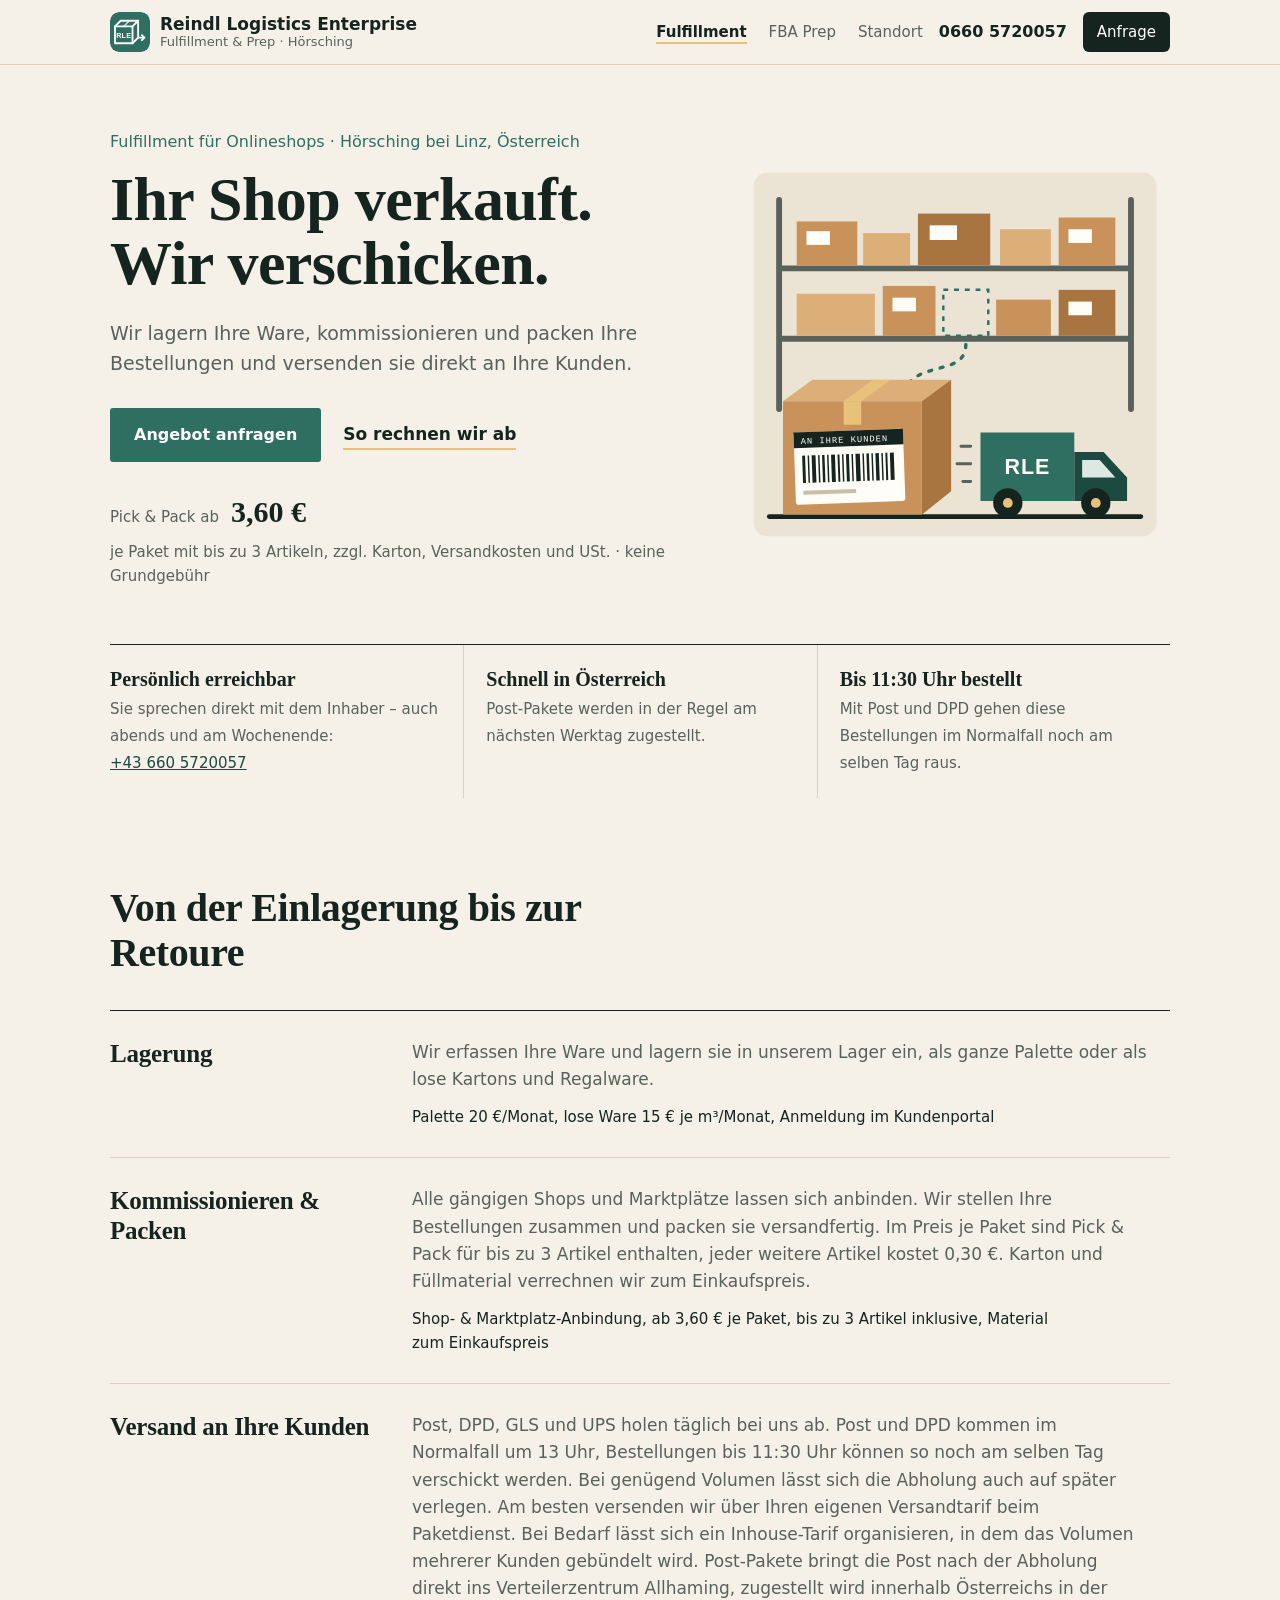
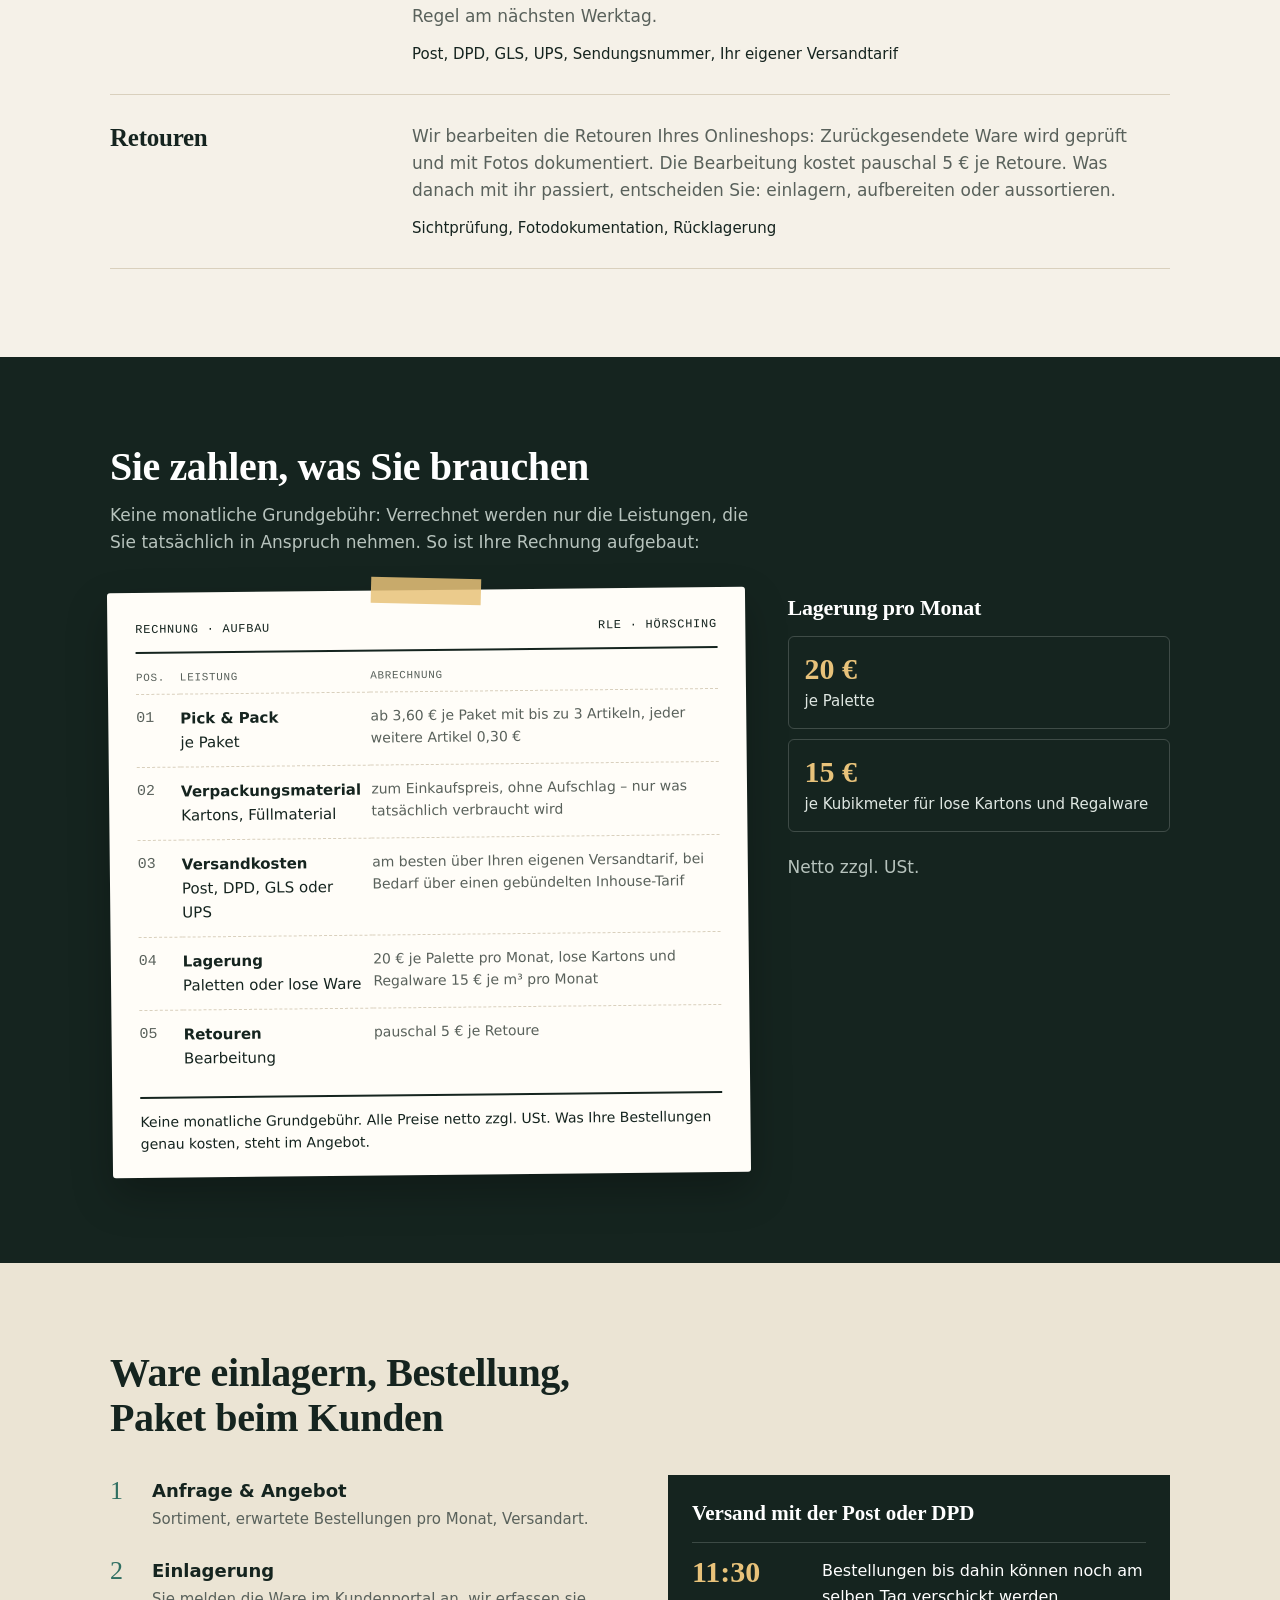
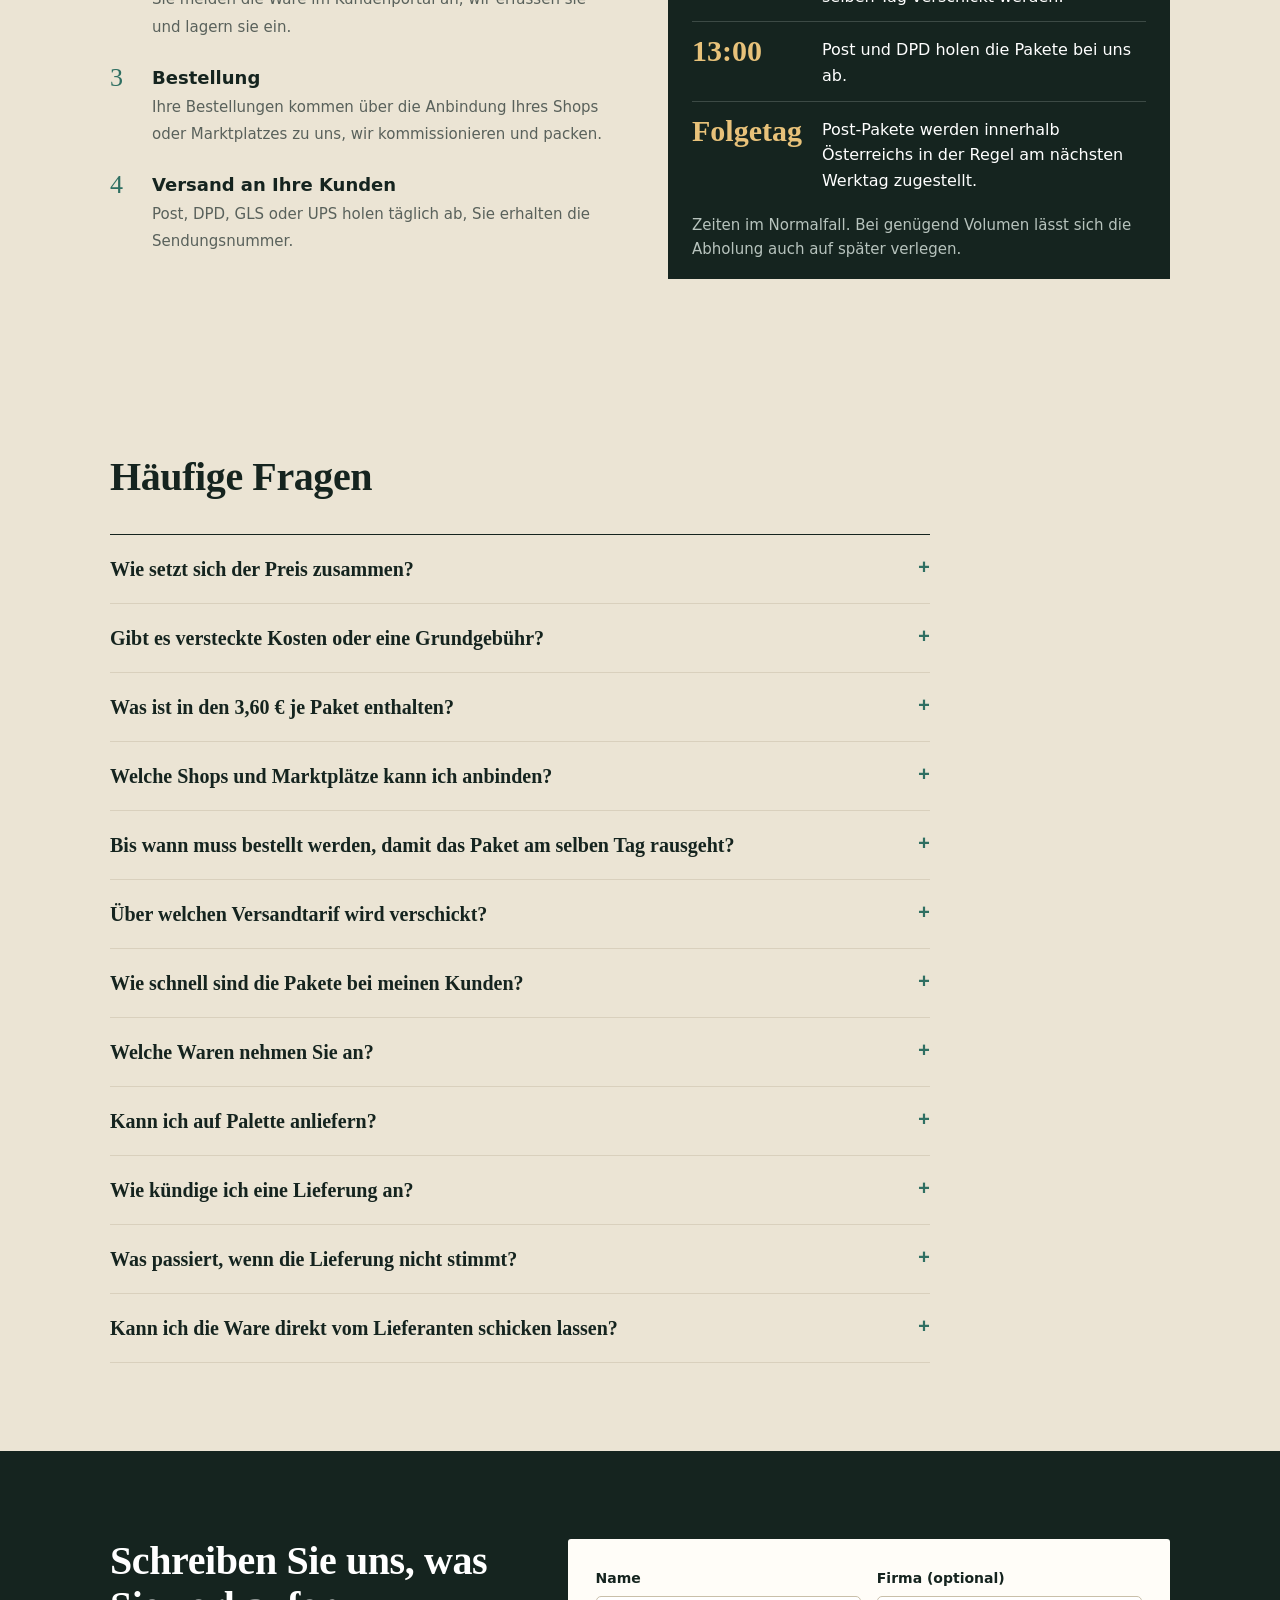
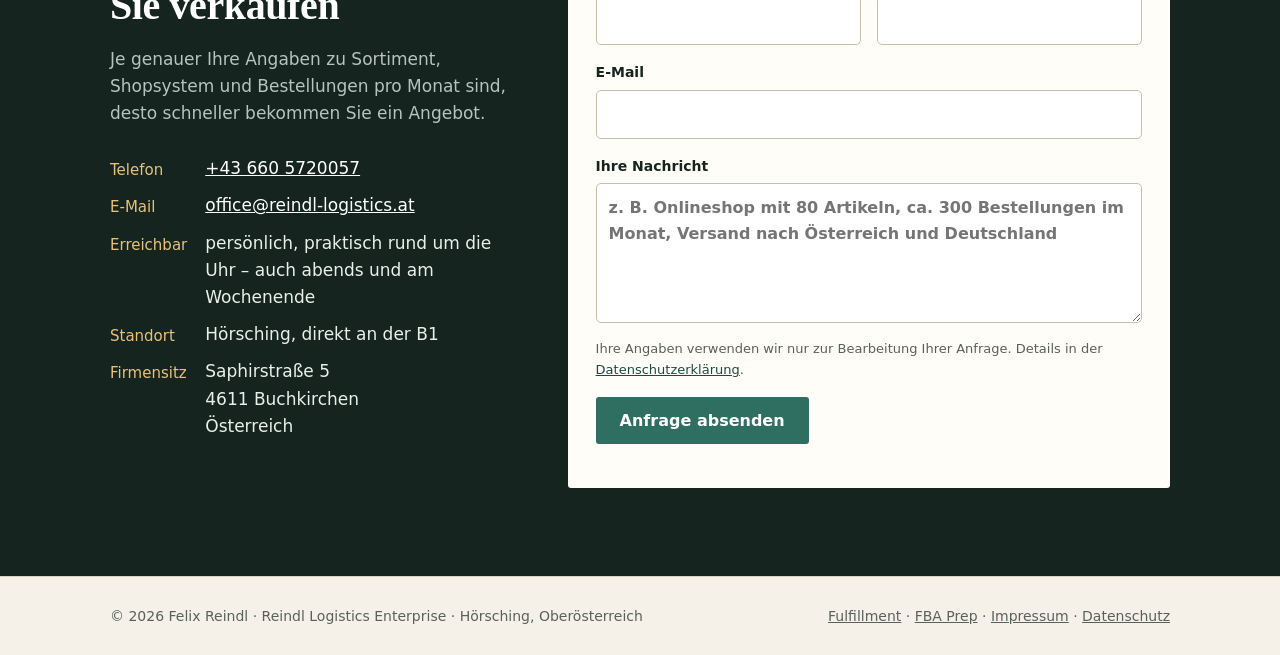
<file: fulfillment/index.html>
<!DOCTYPE html>
<html lang="de-AT">
<head>
<meta charset="utf-8">
<meta name="viewport" content="width=device-width, initial-scale=1">
<link rel="icon" type="image/svg+xml" href="/logo.svg">
<title>Fulfillment Österreich – Lagerung &amp; Versand für Onlineshops | Reindl Logistics</title>
<meta name="description" content="Fulfillment in Österreich aus Hörsching bei Linz: Lagerung, Kommissionierung, Versand an Ihre Kunden und Retouren für Onlineshops. Ab 3,60 € je Paket zzgl. Karton und Versandkosten, keine Grundgebühr.">
<link rel="canonical" href="https://reindl-logistics.at/fulfillment/">
<meta property="og:title" content="Fulfillment Österreich – Reindl Logistics Enterprise">
<meta property="og:description" content="Fulfillment in Österreich aus Hörsching bei Linz: Lagerung, Kommissionierung, Versand an Ihre Kunden und Retouren für Onlineshops. Ab 3,60 € je Paket zzgl. Karton und Versandkosten, keine Grundgebühr.">
<meta property="og:type" content="website">
<meta property="og:url" content="https://reindl-logistics.at/fulfillment/">
<meta property="og:locale" content="de_AT">
<link rel="stylesheet" href="/styles.css">
</head>
<body id="top">

<header>
  <div class="wrap">
    <a class="logo" href="/"><img src="/logo.svg" alt="" width="40" height="40"><span><b>Reindl Logistics Enterprise</b><small>Fulfillment &amp; Prep · Hörsching</small></span></a>
    <nav aria-label="Hauptnavigation">
      <a href="/fulfillment/" aria-current="page">Fulfillment</a>
      <a href="/fba-prep/">FBA Prep</a>
      <a href="/#standort">Standort</a>
    </nav>
    <a class="head-tel" href="tel:+436605720057" aria-label="Anrufen: +43 660 5720057">0660 5720057</a>
    <a class="nav-cta" href="#kontakt">Anfrage</a>
  </div>
</header>

<main>
  <section class="hero" style="padding-bottom:0">
    <div class="wrap">
      <div class="hero-grid">
        <div>
          <p class="kicker mono">Fulfillment für Onlineshops · Hörsching bei Linz, Österreich</p>
          <h1>Ihr Shop verkauft. Wir verschicken.</h1>
          <p class="lead">Wir lagern Ihre Ware, kommissionieren und packen Ihre Bestellungen und versenden sie direkt an Ihre Kunden.</p>
          <div class="cta">
            <a class="btn" href="#kontakt">Angebot anfragen</a>
            <a class="textlink" href="#preise">So rechnen wir ab</a>
          </div>
          <p class="hero-price"><span class="mono">Pick &amp; Pack ab</span><strong>3,60&nbsp;€</strong><span>je Paket mit bis zu 3 Artikeln, zzgl. Karton, Versandkosten und USt. · keine Grundgebühr</span></p>
        </div>
        <figure class="hero-fig">
          <svg viewBox="0 0 440 420" role="img" aria-label="Illustration: Lagerregal, versandfertiges Paket und Lieferwagen">
  <rect x="14" y="20" width="412" height="372" rx="14" fill="#ebe4d4"/>
  <!-- Regal -->
  <g fill="none" stroke="#59615b" stroke-width="6" stroke-linecap="round"><path d="M40 48 V262 M400 48 V262 M40 118 H400 M40 190 H400"/></g>
  <g>
    <rect x="58" y="70" width="62" height="45" fill="#c8925a"/><rect x="126" y="82" width="48" height="33" fill="#dcae78"/><rect x="182" y="62" width="74" height="53" fill="#a8743f"/><rect x="266" y="78" width="52" height="37" fill="#dcae78"/><rect x="326" y="66" width="58" height="49" fill="#c8925a"/>
    <rect x="58" y="144" width="80" height="43" fill="#dcae78"/><rect x="146" y="136" width="54" height="51" fill="#c8925a"/><rect x="326" y="140" width="58" height="47" fill="#a8743f"/><rect x="262" y="150" width="56" height="37" fill="#c8925a"/>
    <!-- Lücke im Fach: hier wurde kommissioniert -->
    <rect x="208" y="140" width="46" height="47" fill="none" stroke="#2f6f62" stroke-width="2.5" stroke-dasharray="5 6"/>
    <g fill="#fffdf8"><rect x="68" y="80" width="24" height="14"/><rect x="194" y="74" width="28" height="15"/><rect x="336" y="78" width="24" height="14"/><rect x="156" y="148" width="24" height="14"/><rect x="336" y="152" width="24" height="14"/></g>
  </g>
  <path d="M231 196 C231 226 190 214 172 236" fill="none" stroke="#2f6f62" stroke-width="3.5" stroke-dasharray="3 9" stroke-linecap="round"/>
  <!-- Boden -->
  <path d="M30 372 H410" stroke="#15241f" stroke-width="5" stroke-linecap="round"/>
  <!-- Paket -->
  <path d="M44 254 L74 232 L216 232 L186 254 Z" fill="#dcae78"/><path d="M186 254 L216 232 L216 346 L186 370 Z" fill="#a8743f"/>
  <rect x="44" y="254" width="142" height="116" fill="#c8925a"/><rect x="106" y="254" width="18" height="24" fill="#e8c27a"/><path d="M106 254 L136 232 L154 232 L124 254 Z" fill="#e8c27a"/>
  <g transform="rotate(-2 112 322)"><rect x="56" y="284" width="112" height="74" rx="3" fill="#fffdf8"/><rect x="56" y="284" width="112" height="16" fill="#15241f"/>
  <text x="63" y="296" fill="#fffdf8" font-family="Consolas, monospace" font-size="9" letter-spacing="1">AN IHRE KUNDEN</text>
  <g fill="#15241f"><rect x="64.0" y="308" width="3" height="28"/><rect x="69.6" y="308" width="1.5" height="28"/><rect x="73.7" y="308" width="4" height="28"/><rect x="80.3" y="308" width="1.5" height="28"/><rect x="84.4" y="308" width="2.5" height="28"/><rect x="89.5" y="308" width="1.5" height="28"/><rect x="93.6" y="308" width="4" height="28"/><rect x="100.2" y="308" width="2" height="28"/><rect x="104.8" y="308" width="1.5" height="28"/><rect x="108.9" y="308" width="3" height="28"/><rect x="114.5" y="308" width="1.5" height="28"/><rect x="118.6" y="308" width="4.5" height="28"/><rect x="125.7" y="308" width="1.5" height="28"/><rect x="129.8" y="308" width="2.5" height="28"/><rect x="134.9" y="308" width="1.5" height="28"/><rect x="139.0" y="308" width="3.5" height="28"/><rect x="145.1" y="308" width="1.5" height="28"/><rect x="149.2" y="308" width="2" height="28"/><rect x="153.8" y="308" width="4" height="28"/></g>
  <path d="M64 346 H118" stroke="#c9bfa9" stroke-width="4"/></g>
  <!-- Lieferwagen -->
  <path d="M246 286 H342 V356 H246 Z" fill="#2f6f62"/><path d="M342 306 H372 L396 332 V356 H342 Z" fill="#1d4a40"/><path d="M350 314 H368 L384 332 H350 Z" fill="#dbe8e3"/>
  <text x="294" y="328" text-anchor="middle" fill="#fffdf8" font-family="Segoe UI, Arial, sans-serif" font-size="22" font-weight="800" letter-spacing="1">RLE</text>
  <g fill="#15241f"><circle cx="274" cy="358" r="15"/><circle cx="364" cy="358" r="15"/></g><g fill="#e8c27a"><circle cx="274" cy="358" r="5"/><circle cx="364" cy="358" r="5"/></g>
  <path d="M226 300 H236 M222 318 H236 M228 336 H236" stroke="#59615b" stroke-width="3" stroke-linecap="round"/>
</svg>
        </figure>
      </div>

      <div class="facts">
        <div><strong>Persönlich erreichbar</strong><span>Sie sprechen direkt mit dem Inhaber – auch abends und am Wochenende: <a href="tel:+436605720057">+43 660 5720057</a></span></div>
        <div><strong>Schnell in Österreich</strong><span>Post-Pakete werden in der Regel am nächsten Werktag zugestellt.</span></div>
        <div><strong>Bis 11:30 Uhr bestellt</strong><span>Mit Post und DPD gehen diese Bestellungen im Normalfall noch am selben Tag raus.</span></div>
      </div>
    </div>
  </section>

  <!-- LEISTUNGEN -->
  <section id="leistungen">
    <div class="wrap">
      <div class="sec-head">
        <h2>Von der Einlagerung bis zur Retoure</h2>
      </div>

      <ul class="services">
        <li>
          <h3>Lagerung</h3>
          <div>
            <p>Wir erfassen Ihre Ware und lagern sie in unserem Lager ein, als ganze Palette oder als lose Kartons und Regalware.</p>
            <p class="also">Palette 20&nbsp;€/Monat, lose Ware 15&nbsp;€ je m³/Monat, Anmeldung im Kundenportal</p>
          </div>
        </li>
        <li>
          <h3>Kommissionieren &amp; Packen</h3>
          <div>
            <p>Alle gängigen Shops und Marktplätze lassen sich anbinden. Wir stellen Ihre Bestellungen zusammen und packen sie versandfertig. Im Preis je Paket sind Pick &amp; Pack für bis zu 3 Artikel enthalten, jeder weitere Artikel kostet 0,30&nbsp;€. Karton und Füllmaterial verrechnen wir zum Einkaufspreis.</p>
            <p class="also">Shop- &amp; Marktplatz-Anbindung, ab 3,60&nbsp;€ je Paket, bis zu 3 Artikel inklusive, Material zum Einkaufspreis</p>
          </div>
        </li>
        <li>
          <h3>Versand an Ihre Kunden</h3>
          <div>
            <p>Post, DPD, GLS und UPS holen täglich bei uns ab. Post und DPD kommen im Normalfall um 13 Uhr, Bestellungen bis 11:30 Uhr können so noch am selben Tag verschickt werden. Bei genügend Volumen lässt sich die Abholung auch auf später verlegen. Am besten versenden wir über Ihren eigenen Versandtarif beim Paketdienst. Bei Bedarf lässt sich ein Inhouse-Tarif organisieren, in dem das Volumen mehrerer Kunden gebündelt wird. Post-Pakete bringt die Post nach der Abholung direkt ins Verteilerzentrum Allhaming, zugestellt wird innerhalb Österreichs in der Regel am nächsten Werktag.</p>
            <p class="also">Post, DPD, GLS, UPS, Sendungsnummer, Ihr eigener Versandtarif</p>
          </div>
        </li>
        <li>
          <h3>Retouren</h3>
          <div>
            <p>Wir bearbeiten die Retouren Ihres Onlineshops: Zurückgesendete Ware wird geprüft und mit Fotos dokumentiert. Die Bearbeitung kostet pauschal 5&nbsp;€ je Retoure. Was danach mit ihr passiert, entscheiden Sie: einlagern, aufbereiten oder aussortieren.</p>
            <p class="also">Sichtprüfung, Fotodokumentation, Rücklagerung</p>
          </div>
        </li>
      </ul>
    </div>
  </section>

  <!-- PREISE -->
  <section id="preise" class="dark">
    <div class="wrap">
      <div class="sec-head">
        <h2>Sie zahlen, was Sie brauchen</h2>
        <p class="intro">Keine monatliche Grundgebühr: Verrechnet werden nur die Leistungen, die Sie tatsächlich in Anspruch nehmen. So ist Ihre Rechnung aufgebaut:</p>
      </div>

      <div class="price-grid">
        <div class="invoice" role="region" aria-label="Beispielhafter Aufbau einer Rechnung">
          <div class="inv-top"><span>Rechnung · Aufbau</span><span>RLE · Hörsching</span></div>
          <table>
            <thead><tr><th>Pos.</th><th>Leistung</th><th>Abrechnung</th></tr></thead>
            <tbody>
              <tr><td>01</td><td><strong>Pick &amp; Pack</strong>je Paket</td><td class="how">ab 3,60&nbsp;€ je Paket mit bis zu 3 Artikeln, jeder weitere Artikel 0,30&nbsp;€</td></tr>
              <tr><td>02</td><td><strong>Verpackungsmaterial</strong>Kartons, Füllmaterial</td><td class="how">zum Einkaufspreis, ohne Aufschlag – nur was tatsächlich verbraucht wird</td></tr>
              <tr><td>03</td><td><strong>Versandkosten</strong>Post, DPD, GLS oder UPS</td><td class="how">am besten über Ihren eigenen Versandtarif, bei Bedarf über einen gebündelten Inhouse-Tarif</td></tr>
              <tr><td>04</td><td><strong>Lagerung</strong>Paletten oder lose Ware</td><td class="how">20&nbsp;€ je Palette pro Monat, lose Kartons und Regalware 15&nbsp;€ je m³ pro Monat</td></tr>
              <tr><td>05</td><td><strong>Retouren</strong>Bearbeitung</td><td class="how">pauschal 5&nbsp;€ je Retoure</td></tr>
            </tbody>
          </table>
          <p class="inv-note">Keine monatliche Grundgebühr. Alle Preise netto zzgl. USt. Was Ihre Bestellungen genau kosten, steht im Angebot.</p>
        </div>

        <div class="side">
          <h3>Lagerung pro Monat</h3>
          <div class="store">
            <div><strong>20&nbsp;€</strong><span>je Palette</span></div>
            <div><strong>15&nbsp;€</strong><span>je Kubikmeter für lose Kartons und Regalware</span></div>
          </div>
          <p>Netto zzgl. USt.</p>
        </div>
      </div>
    </div>
  </section>

  <!-- ABLAUF -->
  <section id="ablauf" class="band">
    <div class="wrap">
      <div class="sec-head">
        <h2>Ware einlagern, Bestellung, Paket beim Kunden</h2>
      </div>
      <div class="flow">
        <div class="track">
          <ol>
            <li data-n="1"><strong>Anfrage &amp; Angebot</strong><span>Sortiment, erwartete Bestellungen pro Monat, Versandart.</span></li>
            <li data-n="2"><strong>Einlagerung</strong><span>Sie melden die Ware im Kundenportal an, wir erfassen sie und lagern sie ein.</span></li>
            <li data-n="3"><strong>Bestellung</strong><span>Ihre Bestellungen kommen über die Anbindung Ihres Shops oder Marktplatzes zu uns, wir kommissionieren und packen.</span></li>
            <li data-n="4"><strong>Versand an Ihre Kunden</strong><span>Post, DPD, GLS oder UPS holen täglich ab, Sie erhalten die Sendungsnummer.</span></li>
          </ol>
        </div>
        <div class="board">
          <table>
            <caption>Versand mit der Post oder DPD</caption>
            <tr><th scope="row">11:30</th><td>Bestellungen bis dahin können noch am selben Tag verschickt werden.</td></tr>
            <tr><th scope="row">13:00</th><td>Post und DPD holen die Pakete bei uns ab.</td></tr>
            <tr><th scope="row">Folgetag</th><td>Post-Pakete werden innerhalb Österreichs in der Regel am nächsten Werktag zugestellt.</td></tr>
          </table>
          <p>Zeiten im Normalfall. Bei genügend Volumen lässt sich die Abholung auch auf später verlegen.</p>
        </div>
      </div>
    </div>
  </section>

  <!-- FAQ -->
  <section id="faq" class="band">
    <div class="wrap">
      <div class="sec-head">
        <h2>Häufige Fragen</h2>
      </div>
      <div class="faq">
        <details><summary>Wie setzt sich der Preis zusammen?</summary><p>Aus Pick &amp; Pack ab 3,60&nbsp;€ je Paket mit bis zu 3 Artikeln (jeder weitere Artikel 0,30&nbsp;€), dem Verpackungsmaterial zum Einkaufspreis, den Versandkosten des Paketdienstes und der Lagerung: 20&nbsp;€ je Palette pro Monat, lose Kartons und Regalware 15&nbsp;€ je Kubikmeter pro Monat. Die Bearbeitung von Retouren kostet pauschal 5&nbsp;€ je Retoure. Alle Preise verstehen sich zzgl. USt.</p></details>
        <details><summary>Gibt es versteckte Kosten oder eine Grundgebühr?</summary><p>Nein. Es gibt keine monatliche Grundgebühr, verrechnet wird nur, was Sie tatsächlich in Anspruch nehmen. Alle Positionen stehen vorab im Angebot. Zusätzliche Arbeiten, die nicht vereinbart waren, etwa das Aufbereiten beschädigter Ware, machen wir nur nach Rücksprache mit Ihnen.</p></details>
        <details><summary>Was ist in den 3,60&nbsp;€ je Paket enthalten?</summary><p>Pick &amp; Pack für bis zu 3 Artikel. Enthält ein Paket mehr Artikel, kostet jeder weitere 0,30&nbsp;€ Pick-Gebühr, zzgl. USt. Karton und Versandkosten werden extra verrechnet.</p></details>
        <details><summary>Welche Shops und Marktplätze kann ich anbinden?</summary><p>Alle gängigen Shops und Marktplätze lassen sich anbinden. Nennen Sie uns in Ihrer Anfrage einfach, womit Sie arbeiten.</p></details>
        <details><summary>Bis wann muss bestellt werden, damit das Paket am selben Tag rausgeht?</summary><p>Das hängt vom Paketdienst ab. Post und DPD holen im Normalfall um 13 Uhr ab, Bestellungen bis 11:30 Uhr können deshalb noch am selben Tag verschickt werden. Bei genügend Volumen lässt sich die Abholung auch auf später verlegen.</p></details>
        <details><summary>Über welchen Versandtarif wird verschickt?</summary><p>Am besten über Ihren eigenen Tarif beim Paketdienst. Bei Bedarf lässt sich ein Inhouse-Tarif organisieren, in dem das Volumen mehrerer Kunden gebündelt wird.</p></details>
        <details><summary>Wie schnell sind die Pakete bei meinen Kunden?</summary><p>Post-Pakete werden innerhalb Österreichs in der Regel am nächsten Werktag zugestellt. Mit UPS sind Pakete meist schon am nächsten Tag in Deutschland, weil der UPS-Hub am Flughafen Linz nur wenige Kilometer entfernt ist.</p></details>
        <details><summary>Welche Waren nehmen Sie an?</summary><p>Grundsätzlich alles, was sich in einem normalen Lager lagern lässt. Nicht annehmen können wir verderbliche Lebensmittel und pyrotechnische Artikel.</p></details>
        <details><summary>Kann ich auf Palette anliefern?</summary><p>Ja, Palettenanlieferungen sind kein Problem. Melden Sie die Anlieferung einfach im Kundenportal an.</p></details>
        <details><summary>Wie kündige ich eine Lieferung an?</summary><p>Über unser Kundenportal. Wir arbeiten mit der Software PrepBusiness, und Sie bekommen dort mit Beginn der Zusammenarbeit einen eigenen Zugang. Darin melden Sie Ihre Anlieferungen mit Produkten und Mengen direkt an. Listen per E-Mail oder PDF sind nicht nötig.</p></details>
        <details><summary>Was passiert, wenn die Lieferung nicht stimmt?</summary><p>Weichen Menge oder Zustand von Ihrer Ankündigung ab, melden wir uns mit Fotos bei Ihnen, bevor wir weiterarbeiten.</p></details>
        <details><summary>Kann ich die Ware direkt vom Lieferanten schicken lassen?</summary><p>Ja. Die Lieferadresse unseres Lagers in Hörsching bekommen Sie mit dem Angebot. Geben Sie sie Ihrem Lieferanten an und melden Sie die Sendung im Kundenportal an.</p></details>
      </div>
    </div>
  </section>

  <!-- KONTAKT -->
  <section id="kontakt" class="dark">
    <div class="wrap">
      <div class="contact-grid">
        <div class="contact-info">
          <h2 style="margin-bottom:16px">Schreiben Sie uns, was Sie verkaufen</h2>
          <p>Je genauer Ihre Angaben zu Sortiment, Shopsystem und Bestellungen pro Monat sind, desto schneller bekommen Sie ein Angebot.</p>
          <dl>
            <dt>Telefon</dt><dd><a href="tel:+436605720057">+43 660 5720057</a></dd>
            <dt>E-Mail</dt><dd><a href="mailto:office@reindl-logistics.at">office@reindl-logistics.at</a></dd>
            <dt>Erreichbar</dt><dd>persönlich, praktisch rund um die Uhr – auch abends und am Wochenende</dd>
            <dt>Standort</dt><dd>Hörsching, direkt an der B1</dd>
            <dt>Firmensitz</dt><dd>Saphirstraße 5<br>4611 Buchkirchen<br>Österreich</dd>
          </dl>
        </div>

        <form id="anfrage" action="https://api.web3forms.com/submit" method="POST">
          <input type="hidden" name="access_key" value="b62ca2ee-2f0b-445c-8c80-475ef32da3dd">
          <input type="hidden" name="subject" value="Neue Fulfillment-Anfrage über reindl-logistics.at">
          <input type="hidden" name="from_name" value="Website reindl-logistics.at">
          <input type="checkbox" name="botcheck" class="hp" tabindex="-1" autocomplete="off" aria-hidden="true">
          <div class="row2">
            <label>Name<input name="name" required autocomplete="name"></label>
            <label>Firma (optional)<input name="company" autocomplete="organization"></label>
          </div>
          <label>E-Mail<input type="email" name="email" required autocomplete="email"></label>
          <label>Ihre Nachricht<textarea name="message" required placeholder="z. B. Onlineshop mit 80 Artikeln, ca. 300 Bestellungen im Monat, Versand nach Österreich und Deutschland"></textarea></label>
          <p class="small">Ihre Angaben verwenden wir nur zur Bearbeitung Ihrer Anfrage. Details in der <a href="/datenschutz/">Datenschutzerklärung</a>.</p>
          <div><button class="btn" type="submit">Anfrage absenden</button></div>
          <p class="form-status" id="form-status" role="status" aria-live="polite"></p>
        </form>
      </div>
    </div>
  </section>
</main>

<footer>
  <div class="wrap">
    <span>© <span id="y">2026</span> Felix Reindl · Reindl Logistics Enterprise · Hörsching, Oberösterreich</span>
    <span><a href="/fulfillment/">Fulfillment</a> · <a href="/fba-prep/">FBA Prep</a> · <a href="/impressum/">Impressum</a> · <a href="/datenschutz/">Datenschutz</a></span>
  </div>
</footer>

<script src="/site.js"></script>
</body>
</html>
</file>
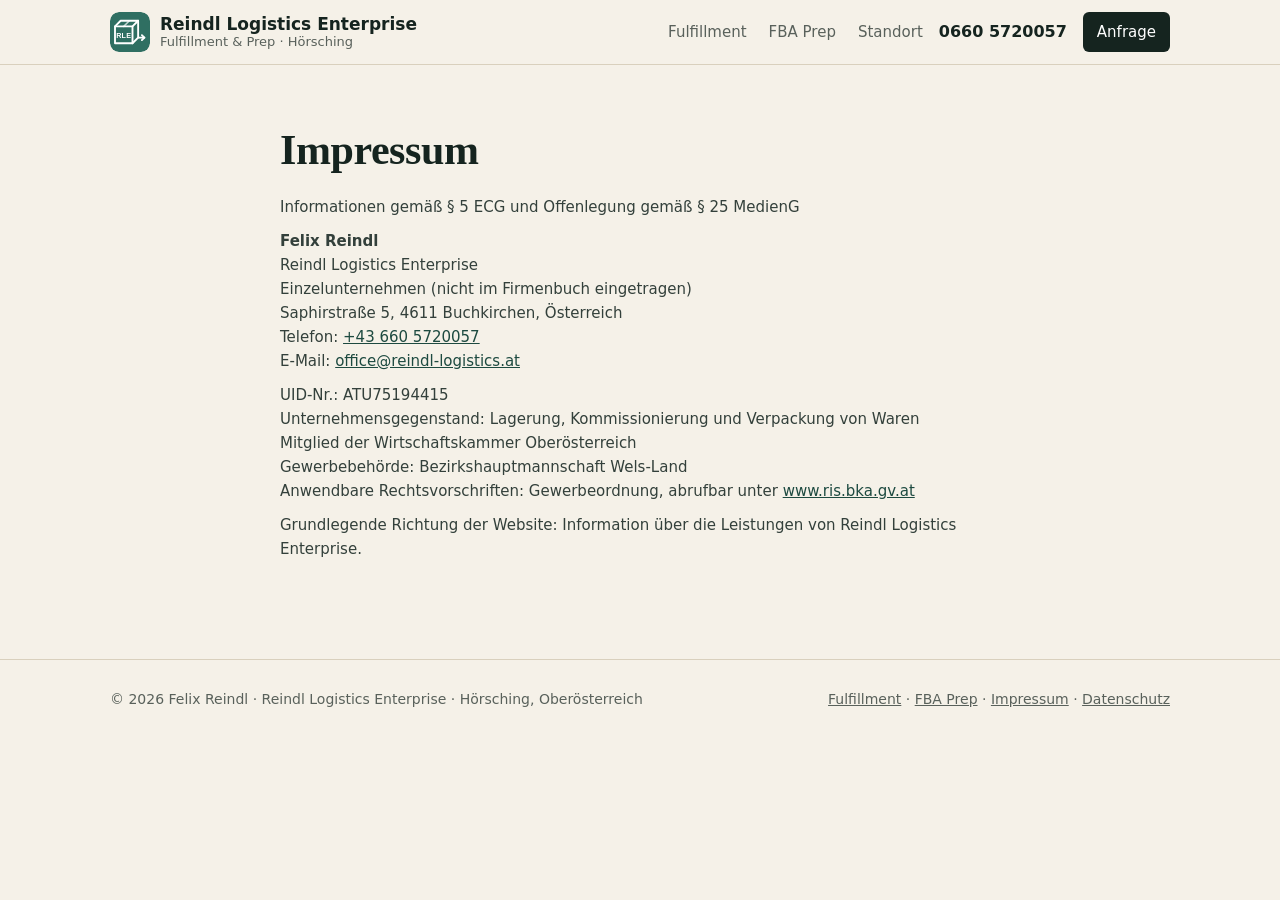
<file: impressum/index.html>
<!DOCTYPE html>
<html lang="de-AT">
<head>
<meta charset="utf-8">
<meta name="viewport" content="width=device-width, initial-scale=1">
<link rel="icon" type="image/svg+xml" href="/logo.svg">
<title>Impressum | Reindl Logistics</title>
<meta name="description" content="Impressum von Felix Reindl, Reindl Logistics Enterprise, Buchkirchen.">
<link rel="canonical" href="https://reindl-logistics.at/impressum/">
<meta property="og:title" content="Impressum | Reindl Logistics">
<meta property="og:description" content="Impressum von Felix Reindl, Reindl Logistics Enterprise, Buchkirchen.">
<meta property="og:type" content="website">
<meta property="og:url" content="https://reindl-logistics.at/impressum/">
<meta property="og:locale" content="de_AT">
<link rel="stylesheet" href="/styles.css">
</head>
<body id="top">

<header>
  <div class="wrap">
    <a class="logo" href="/"><img src="/logo.svg" alt="" width="40" height="40"><span><b>Reindl Logistics Enterprise</b><small>Fulfillment &amp; Prep · Hörsching</small></span></a>
    <nav aria-label="Hauptnavigation">
      <a href="/fulfillment/">Fulfillment</a>
      <a href="/fba-prep/">FBA Prep</a>
      <a href="/#standort">Standort</a>
    </nav>
    <a class="head-tel" href="tel:+436605720057" aria-label="Anrufen: +43 660 5720057">0660 5720057</a>
    <a class="nav-cta" href="/#kontakt">Anfrage</a>
  </div>
</header>

<main>
  <section class="legal page-legal">
    <div class="wrap">
        <h1>Impressum</h1>
        <p>Informationen gemäß § 5 ECG und Offenlegung gemäß § 25 MedienG</p>
        <p><strong>Felix Reindl</strong><br>
        Reindl Logistics Enterprise<br>
        Einzelunternehmen (nicht im Firmenbuch eingetragen)<br>
        Saphirstraße 5, 4611 Buchkirchen, Österreich<br>
        Telefon: <a href="tel:+436605720057">+43 660 5720057</a><br>
        E-Mail: <a href="mailto:office@reindl-logistics.at">office@reindl-logistics.at</a></p>
        <!-- Gewerbewortlaut 1:1 aus dem GISA-Auszug übernehmen. -->
        <p>UID-Nr.: ATU75194415<br>
        Unternehmensgegenstand: Lagerung, Kommissionierung und Verpackung von Waren<br>
        Mitglied der Wirtschaftskammer Oberösterreich<br>
        Gewerbebehörde: Bezirkshauptmannschaft Wels-Land<br>
        Anwendbare Rechtsvorschriften: Gewerbeordnung, abrufbar unter <a href="https://www.ris.bka.gv.at" rel="noopener">www.ris.bka.gv.at</a></p>
        <p>Grundlegende Richtung der Website: Information über die Leistungen von Reindl Logistics Enterprise.</p>
    </div>
  </section>
</main>

<footer>
  <div class="wrap">
    <span>© <span id="y">2026</span> Felix Reindl · Reindl Logistics Enterprise · Hörsching, Oberösterreich</span>
    <span><a href="/fulfillment/">Fulfillment</a> · <a href="/fba-prep/">FBA Prep</a> · <a href="/impressum/">Impressum</a> · <a href="/datenschutz/">Datenschutz</a></span>
  </div>
</footer>

<script src="/site.js"></script>
</body>
</html>
</file>
<file: styles.css>
:root{
  --paper:#f5f1e8; --paper-2:#ebe4d4; --card:#fffdf8;
  --ink:#15241f; --muted:#59615b; --line:#d9d0bd;
  --green:#2f6f62; --green-d:#1d4a40; --green-l:#dbe8e3;
  --kraft:#c8925a; --kraft-d:#a8743f; --tape:#e8c27a;
  --serif:"Iowan Old Style","Palatino Linotype","Book Antiqua",Palatino,Georgia,serif;
  --sans:system-ui,-apple-system,"Segoe UI",Roboto,Arial,sans-serif;
  --mono:ui-monospace,"Cascadia Mono",Consolas,"SFMono-Regular",Menlo,monospace;
}
*{box-sizing:border-box}
html{scroll-padding-top:84px}
html:focus-within{scroll-behavior:smooth}
body{margin:0;font-family:var(--sans);color:var(--ink);background:var(--paper);line-height:1.6;font-size:17px}
img,svg{max-width:100%}
a{color:var(--green-d)}
.wrap{max-width:1100px;margin:0 auto;padding:0 20px}
.mono{font-family:var(--mono);font-size:.78em;letter-spacing:.06em;text-transform:uppercase}

/* Header */
header{position:sticky;top:0;z-index:10;background:rgba(245,241,232,.94);backdrop-filter:blur(6px);border-bottom:1px solid var(--line)}
header .wrap{display:flex;align-items:center;justify-content:space-between;height:64px;gap:16px}
.logo{display:flex;align-items:center;gap:10px;color:var(--ink);text-decoration:none;font-weight:700;white-space:nowrap}
.logo img{display:block;border-radius:9px}
.logo small{display:block;font-family:var(--mono);font-weight:400;font-size:11px;letter-spacing:.08em;color:var(--muted);text-transform:uppercase;line-height:1.2}
.logo b{display:block;line-height:1.2}
nav{display:flex;align-items:center;gap:22px}
nav a{color:var(--muted);text-decoration:none;font-size:15px}
nav a:hover{color:var(--ink)}
nav a[aria-current="page"]{color:var(--ink);font-weight:600;box-shadow:inset 0 -2px 0 var(--tape)}
.nav-cta{color:#fff;background:var(--ink);padding:8px 14px;border-radius:6px;text-decoration:none;font-size:15px}
.nav-cta:hover{background:var(--green-d)}
header nav{margin-left:auto}
@media(max-width:820px){
  html{scroll-padding-top:124px}
  header .wrap{flex-wrap:wrap;height:auto;padding-top:10px;gap:0 12px}
  header nav{order:3;width:100%;margin:8px 0 0;gap:0}
  header nav a{flex:1;text-align:center;padding:10px 4px;border-top:1px solid var(--line)}
  .nav-cta{margin-left:auto}
}
@media(max-width:420px){.logo small{display:none}.logo{white-space:normal}.logo b{font-size:15px;max-width:150px}.nav-cta{padding:8px 12px}}

/* Hero */
.hero{padding:64px 0 0}
.hero-grid{display:grid;grid-template-columns:1.15fr .85fr;gap:48px;align-items:center}
.kicker{color:var(--green);margin:0 0 18px}
h1,h2,h3{font-family:var(--serif);font-weight:600;letter-spacing:-.01em}
h1{font-size:clamp(36px,5.6vw,62px);line-height:1.04;margin:0 0 22px}
h1 em{font-style:italic;color:var(--green)}
.lead{font-size:19px;color:var(--muted);max-width:50ch;margin:0 0 30px}
.cta{display:flex;flex-wrap:wrap;gap:22px;align-items:center}
.hero-price{margin:26px 0 0;display:flex;flex-wrap:wrap;align-items:baseline;gap:4px 12px;color:var(--muted);font-size:15px}
.hero-price strong{font-family:var(--serif);font-size:30px;color:var(--ink);font-weight:600}
.hero-price .mono{color:var(--green)}
.side .big{font-family:var(--serif);color:var(--tape)}
a[href^="tel:"]{white-space:nowrap}
.btn{display:inline-block;background:var(--green);color:#fff;padding:14px 24px;border-radius:6px;text-decoration:none;font-weight:600;border:0;font-size:16px;font-family:var(--sans);cursor:pointer;box-shadow:0 2px 0 var(--green-d)}
.btn:hover{background:var(--green-d)}
.textlink{color:var(--ink);font-weight:600;text-decoration:none;border-bottom:2px solid var(--tape)}
.hero-fig{margin:0}
.hero-fig svg{display:block;width:100%;height:auto}
@media(max-width:860px){.hero-grid{grid-template-columns:1fr}.hero-fig{max-width:440px}}

.proof{background:var(--green-d);color:#e9efe9;padding:56px 0}
.proof-grid{display:grid;grid-template-columns:1.1fr 1.9fr;gap:48px;align-items:center}
.proof h2{color:#fff;font-size:clamp(26px,3vw,34px)}
.proof .mono{color:var(--tape);margin:0 0 12px}
.proof p.txt{color:#c9d6d0;margin:16px 0 0;max-width:46ch}
.stats{display:grid;grid-template-columns:repeat(2,1fr);gap:0;border-top:1px solid rgba(255,255,255,.25)}
.stats div{padding:18px 18px 4px 0}
.stats div + div{padding-left:18px;border-left:1px solid rgba(255,255,255,.18)}
.stats strong{display:block;font-family:var(--serif);font-size:clamp(34px,4.4vw,50px);line-height:1.05;color:var(--tape);font-weight:600}
.stats span{display:block;color:#c9d6d0;font-size:15px;margin-top:6px}
@media(max-width:860px){.proof-grid{grid-template-columns:1fr;gap:28px}}
@media(max-width:560px){.stats{grid-template-columns:1fr}.stats div + div{padding-left:0;border-left:0;border-top:1px solid rgba(255,255,255,.18)}}
.facts{display:grid;grid-template-columns:repeat(3,1fr);margin-top:56px;border-top:1px solid var(--ink)}
.facts div{padding:18px 22px 22px 0}
.facts div + div{padding-left:22px;border-left:1px solid var(--line)}
.facts strong{display:block;font-family:var(--serif);font-size:20px;font-weight:600}
.facts span{color:var(--muted);font-size:15px}
@media(max-width:760px){.facts{grid-template-columns:1fr}.facts div + div{padding-left:0;border-left:0;border-top:1px solid var(--line)}}

/* Sections */
section{padding:88px 0}
.sec-head{display:grid;grid-template-columns:200px 1fr;gap:32px;margin-bottom:44px;align-items:baseline}
.sec-head .mono{color:var(--green);margin:0}
h2{font-size:clamp(28px,3.6vw,40px);line-height:1.12;margin:0;max-width:22ch}
.sec-head p.intro{grid-column:2;color:var(--muted);margin:12px 0 0;max-width:60ch}
@media(max-width:760px){.sec-head{grid-template-columns:1fr;gap:10px}.sec-head p.intro{grid-column:1}}
.dark{background:var(--ink);color:#e9efe9}
.dark h2,.dark h3{color:#fff}
.dark .sec-head .mono{color:var(--tape)}
.dark .sec-head p.intro{color:#b7c3bd}
.band{background:var(--paper-2)}

/* Leistungen */
.services{list-style:none;margin:0;padding:0;border-top:1px solid var(--ink)}
.services li{display:grid;grid-template-columns:200px 1fr 1fr;gap:32px;padding:28px 0;border-bottom:1px solid var(--line)}
.services .num{font-family:var(--mono);font-size:13px;color:var(--muted);padding-top:6px}
.services h3{font-size:25px;margin:0}
.services p{margin:0 0 12px;color:var(--muted)}
.tags{display:flex;flex-wrap:wrap;gap:6px;margin:0;padding:0;list-style:none}
.tags li{all:unset;font-family:var(--mono);font-size:12px;border:1px solid var(--line);background:var(--card);padding:3px 8px;border-radius:4px;color:var(--ink)}
@media(max-width:860px){.services li{grid-template-columns:1fr;gap:8px}}
.workbench{margin:56px 0 0}
.workbench svg{display:block;width:100%;height:auto;border-radius:10px}
figcaption{font-family:var(--mono);font-size:12px;color:var(--muted);margin-top:8px;letter-spacing:.04em}

/* Preise */
.price-grid{display:grid;grid-template-columns:1.25fr .75fr;gap:40px;align-items:start}
@media(max-width:900px){.price-grid{grid-template-columns:1fr}}
.price-grid > *{min-width:0}
@media(max-width:560px){
  .invoice{padding:22px 18px 18px}
  .invoice thead{display:none}
  .invoice tr{display:grid;grid-template-columns:36px 1fr;border-top:1px dashed var(--line)}
  .invoice td{border-top:0;padding:10px 6px 0 0}
  .invoice td.how{grid-column:2;padding:4px 0 12px}
}
.invoice{background:var(--card);color:var(--ink);border-radius:4px;padding:28px 28px 22px;box-shadow:0 18px 40px rgba(0,0,0,.25);transform:rotate(-.6deg);position:relative}
.invoice::before{content:"";position:absolute;top:-12px;left:50%;width:110px;height:26px;margin-left:-55px;background:var(--tape);opacity:.85;transform:rotate(2deg)}
.inv-top{display:flex;justify-content:space-between;gap:12px;border-bottom:2px solid var(--ink);padding-bottom:12px;margin-bottom:6px;font-family:var(--mono);font-size:12px;letter-spacing:.06em;text-transform:uppercase}
.invoice table{width:100%;border-collapse:collapse;font-size:15px}
.invoice th{font-family:var(--mono);font-size:11px;letter-spacing:.06em;text-transform:uppercase;color:var(--muted);text-align:left;font-weight:400;padding:10px 8px 6px 0}
.invoice td{padding:12px 8px 12px 0;border-top:1px dashed var(--line);vertical-align:top}
.invoice td:first-child{font-family:var(--mono);color:var(--muted);width:44px}
.invoice td strong{display:block}
.invoice td.how{color:var(--muted);font-size:14px}
.inv-note{margin:14px 0 0;padding-top:12px;border-top:2px solid var(--ink);font-size:14px}
.side h3{font-size:22px;margin:0 0 10px}
.side p{color:#b7c3bd;margin:0 0 18px}
.side svg{display:block;width:100%;height:auto;margin-bottom:18px}
.calc{background:rgba(255,255,255,.06);border:1px solid rgba(255,255,255,.14);border-radius:8px;padding:22px;margin-bottom:26px}
.calc h3{margin:0 0 8px}
.side .calc-intro{font-size:14px;margin:0 0 14px}
.side .calc-breakdown{font-family:var(--mono);font-size:12px;color:#b7c3bd;margin:10px 0 0;line-height:1.7}
.calc-breakdown span{white-space:nowrap}
.tiers{list-style:none;margin:0 0 18px;padding:0;display:grid;grid-template-columns:repeat(3,1fr);gap:6px}
.tiers li{border:1px solid rgba(255,255,255,.18);border-radius:6px;padding:8px 10px;display:grid;gap:2px;transition:background .15s,border-color .15s}
.tiers span{font-family:var(--mono);font-size:11px;color:#b7c3bd;white-space:nowrap}
.tiers b{font-family:var(--serif);font-size:20px;color:#fff;font-weight:600}
.tiers li.on{background:var(--tape);border-color:var(--tape)}
.tiers li.on span,.tiers li.on b{color:var(--ink)}
.qty-label{display:flex;justify-content:space-between;align-items:center;gap:12px;font-weight:600;color:#fff}
.qty-label input{width:110px;text-align:right;padding:6px 10px;font-size:16px}
#qty{width:100%;margin:12px 0 14px;accent-color:var(--tape);height:28px;cursor:pointer}
.oversize{display:flex;gap:10px;align-items:center;font-weight:400;color:#dfe7e2;font-size:15px}
.oversize input{width:18px;height:18px;accent-color:var(--tape)}
.calc-result{display:grid;grid-template-columns:1fr 1fr;gap:10px;margin-top:16px;padding-top:14px;border-top:1px solid rgba(255,255,255,.14)}
.calc-result .mono{display:block;color:var(--tape);font-size:11px}
.calc-result strong{font-family:var(--serif);font-size:30px;color:#fff;font-weight:600;line-height:1.2}
.calc-note{font-size:13px !important;color:#9fb0a9 !important;margin:14px 0 0 !important}
.not-billed{list-style:none;padding:0;margin:0;font-size:15px}
.not-billed li{padding:6px 0;border-top:1px solid rgba(255,255,255,.12);color:#dfe7e2}
.not-billed li::before{content:"inklusive  ";font-family:var(--mono);font-size:11px;letter-spacing:.06em;color:var(--tape);text-transform:uppercase}

/* Ablauf */
.tracks{display:grid;grid-template-columns:1fr 1fr;gap:48px}
@media(max-width:820px){.tracks{grid-template-columns:1fr}}
.track h3{font-size:24px;margin:0 0 4px}
.track > p{color:var(--muted);margin:0 0 22px;font-size:15px}
.track ol{list-style:none;margin:0;padding:0;position:relative}
.track ol::before{content:"";position:absolute;left:17px;top:10px;bottom:10px;border-left:2px dashed var(--kraft)}
.track li{position:relative;padding:0 0 22px 56px}
.track li::before{content:attr(data-n);position:absolute;left:0;top:0;width:36px;height:36px;border-radius:50%;background:var(--paper);border:2px solid var(--ink);font-family:var(--mono);font-size:13px;display:grid;place-items:center}
.band .track li::before{background:var(--paper-2)}
.track strong{display:block;padding-top:5px}
.track span{color:var(--muted);font-size:15px}

/* Standort */
.loc-grid{display:grid;grid-template-columns:.9fr 1.1fr;gap:48px;align-items:center}
@media(max-width:860px){.loc-grid{grid-template-columns:1fr}}
.loc-grid figure{margin:0}
.loc-grid svg{display:block;width:100%;height:auto}
.loc-list{list-style:none;padding:0;margin:24px 0 0}
.loc-list li{display:flex;gap:14px;padding:10px 0;border-top:1px solid var(--line)}
.loc-list .mono{color:var(--green);min-width:86px;padding-top:3px}

/* FAQ */
.faq{border-top:1px solid var(--ink);max-width:820px}
details{border-bottom:1px solid var(--line);padding:18px 0}
summary{cursor:pointer;font-family:var(--serif);font-size:20px;font-weight:600;list-style:none;display:flex;justify-content:space-between;gap:20px}
summary::-webkit-details-marker{display:none}
summary::after{content:"+";font-family:var(--mono);font-size:20px;color:var(--green);transition:transform .2s}
details[open] summary::after{transform:rotate(45deg)}
details p{color:var(--muted);margin:10px 0 0;max-width:65ch}

/* Kontakt */
.contact-grid{display:grid;grid-template-columns:.8fr 1.2fr;gap:56px}
@media(max-width:860px){.contact-grid{grid-template-columns:1fr;gap:32px}}
.contact-info p{color:#b7c3bd}
.contact-info a{color:#fff}
.contact-info dl{margin:28px 0 0;display:grid;grid-template-columns:auto 1fr;gap:10px 18px}
.contact-info dt{font-family:var(--mono);font-size:12px;letter-spacing:.06em;text-transform:uppercase;color:var(--tape);padding-top:3px}
.contact-info dd{margin:0}
form{display:grid;gap:16px;background:var(--card);color:var(--ink);padding:28px;border-radius:6px}
.row2{display:grid;grid-template-columns:1fr 1fr;gap:16px}
@media(max-width:560px){.row2{grid-template-columns:1fr}}
label{font-size:14px;font-weight:600;display:grid;gap:6px}
input,textarea{font:inherit;font-size:16px;padding:11px 12px;border:1px solid #c9bfa9;border-radius:5px;background:#fff;width:100%;color:var(--ink)}
input:focus,textarea:focus{outline:2px solid var(--green);outline-offset:1px;border-color:var(--green)}
textarea{min-height:140px;resize:vertical}
.hp{position:absolute;left:-9999px}
.small{font-size:13px;color:var(--muted);margin:0}
.form-status{font-size:15px;margin:0;font-weight:600}
.form-status.ok{color:var(--green)}
.form-status.err{color:#a33c2b}

/* Rechtliches */
.legal-grid{display:grid;grid-template-columns:1fr 1.4fr;gap:56px}
@media(max-width:860px){.legal-grid{grid-template-columns:1fr}}
.legal h2{font-size:26px;margin:0 0 16px}
.legal h3{font-family:var(--sans);font-size:15px;font-weight:700;margin:20px 0 4px}
.legal p{font-size:15px;color:#33403b;margin:0 0 10px}
footer{border-top:1px solid var(--line);padding:28px 0;font-size:14px;color:var(--muted)}
footer .wrap{display:flex;flex-wrap:wrap;justify-content:space-between;gap:12px}
footer a{color:var(--muted)}

/* Startseite: Auswahl */
.home{padding-top:44px}
.home h1{font-size:clamp(34px,4.2vw,46px);margin-bottom:14px}
.home .lead{max-width:none}
.choose{display:grid;grid-template-columns:1.35fr .85fr;gap:22px;margin-top:30px}
@media(max-width:860px){.choose{grid-template-columns:1fr}}
.pick{position:relative;display:flex;flex-direction:column;border-radius:3px;padding:32px;overflow:hidden}
@media(prefers-reduced-motion:reduce){html:focus-within{scroll-behavior:auto}}
.pick h2{font-size:clamp(28px,3.4vw,42px);margin:0 0 10px}
.pick p{margin:0 0 16px;max-width:44ch}
.pick .price{font-size:15px;margin:0 0 20px}
.pick .price strong{font-family:var(--serif);font-size:26px;font-weight:600;display:inline-block;margin-right:6px}
.pick .go{align-self:flex-start;margin-top:auto;font-weight:600;text-decoration:none;padding:12px 18px;border-radius:6px}
.pick .go::after{content:"";position:absolute;inset:0}
.pick .go:focus-visible{outline:3px solid var(--tape);outline-offset:3px}
.pick-main{background:var(--green-d);color:#dfe9e4;display:grid;grid-template-columns:1.1fr .9fr;gap:24px;align-items:center}
.pick-main > div{display:flex;flex-direction:column;height:100%}
.pick-main h2{color:#fff}
.pick-main .mono{color:var(--tape);margin:0 0 12px}
.pick-main .price strong{color:var(--tape)}
.pick-main .go{background:var(--tape);color:var(--ink)}
.pick-main svg{display:block;width:100%;height:auto}
.pick-side{background:var(--card);border:1px solid var(--line)}
.pick-side .mono{color:var(--green);margin:0 0 12px}
.pick-side p{color:var(--muted)}
.pick-side .price strong{color:var(--ink)}
.pick-side .go{background:var(--ink);color:#fff}
.pick-side svg{display:block;width:96px;height:auto;margin:0 0 14px}
@media(max-width:560px){.pick{padding:24px}.pick-main{grid-template-columns:1fr}.pick > svg{display:none}}

/* Lagerpreise */
.store{display:grid;gap:10px;margin:0 0 22px}
.store div{border:1px solid rgba(255,255,255,.18);border-radius:6px;padding:14px 16px}
.store strong{display:block;font-family:var(--serif);font-size:30px;color:var(--tape);font-weight:600;line-height:1.2}
.store span{color:#dfe7e2;font-size:15px}
.single{max-width:640px}
.page-legal{padding:64px 0 88px}
.page-legal .wrap{max-width:760px}
.page-legal h1{font-size:clamp(25px,4vw,42px)}
@media(max-width:420px){.tiers li{padding:8px 6px}.tiers span{font-size:10px}}
@media(max-width:360px){.logo b{max-width:118px;font-size:14px}.nav-cta{padding:7px 10px;font-size:14px}.tiers{grid-template-columns:1fr}.calc{padding:18px}}
.page-legal h3{font-family:var(--sans);font-size:16px;font-weight:700;margin:26px 0 6px}

/* Feinschliff: weniger Schablone */
.head-tel{color:var(--ink);font-weight:600;text-decoration:none;font-size:16px}
.head-tel:hover{text-decoration:underline}
@media(max-width:820px){.head-tel{display:none}}
.kicker.mono,.pick .mono{font-family:var(--sans);font-size:16px;letter-spacing:0;text-transform:none}
.kicker{margin-bottom:12px}
.sec-head{display:block;margin-bottom:34px}
h2{max-width:26ch}
.services li{grid-template-columns:270px 1fr;gap:32px}
.services p{max-width:68ch}
.services p.also{margin:0;color:var(--ink);font-size:15px}
@media(max-width:860px){.services li{grid-template-columns:1fr;gap:8px}}
.proof-grid{grid-template-columns:1fr 1.15fr;align-items:start}
.proof p.txt{margin:4px 0 0;max-width:60ch}
@media(max-width:860px){.proof-grid{grid-template-columns:1fr;gap:16px}}
.hero-price .mono{font-family:var(--sans);font-size:15px;letter-spacing:0;text-transform:none;color:var(--muted)}
.logo small{font-family:var(--sans);font-size:13px;letter-spacing:0;text-transform:none}
.loc-list .mono{font-family:var(--sans);font-size:16px;font-weight:600;letter-spacing:0;text-transform:none;color:var(--ink);padding-top:0}
.contact-info dt{font-family:var(--sans);font-size:15px;letter-spacing:0;text-transform:none}
figcaption,.side .calc-breakdown,.tiers span,.calc-result .mono{font-family:var(--sans);letter-spacing:0;text-transform:none}
.tiers span,.calc-result .mono{font-size:13px}
.not-billed li::before{content:"✓";font-family:var(--sans);font-size:15px;margin-right:9px}
.track ol::before{display:none}
.track li{padding-left:42px}
.track li::before{width:auto;height:auto;border:0;background:none;font-family:var(--serif);font-size:26px;line-height:1.2;color:var(--green);display:block}
.band .track li::before{background:none}
.track strong{padding-top:2px;font-size:18px}
.btn{box-shadow:none;border-radius:3px}
.invoice,.calc,form,.workbench svg{border-radius:3px}
.flow{display:grid;grid-template-columns:1fr 1fr;gap:56px;align-items:start}
@media(max-width:860px){.flow{grid-template-columns:1fr;gap:26px}}
.board{background:var(--ink);color:#fff;padding:22px 24px 18px}
.board table{border-collapse:collapse;width:100%}
.board caption{font-family:var(--serif);font-weight:600;font-size:21px;text-align:left;padding-bottom:12px}
.board th{font-family:var(--serif);font-weight:600;color:var(--tape);font-size:30px;line-height:1.1;text-align:left;vertical-align:top;padding:12px 20px 12px 0;white-space:nowrap;font-variant-numeric:lining-nums tabular-nums}
.board td{padding:15px 0 12px;vertical-align:top;font-size:16px}
.board tr > *{border-top:1px solid #3c4a45}
.board p{margin:8px 0 0;font-size:15px;color:#b7c3bd}
@media(max-width:420px){.board{padding:18px 16px}.board th{font-size:24px;padding-right:14px}}
.proof-grid{display:block}
.proof-grid > div{display:grid;grid-template-columns:1fr 1.15fr;gap:20px 56px;align-items:start}
@media(max-width:860px){.proof-grid > div{grid-template-columns:1fr}}
.services h3{line-height:1.2}
</file>
